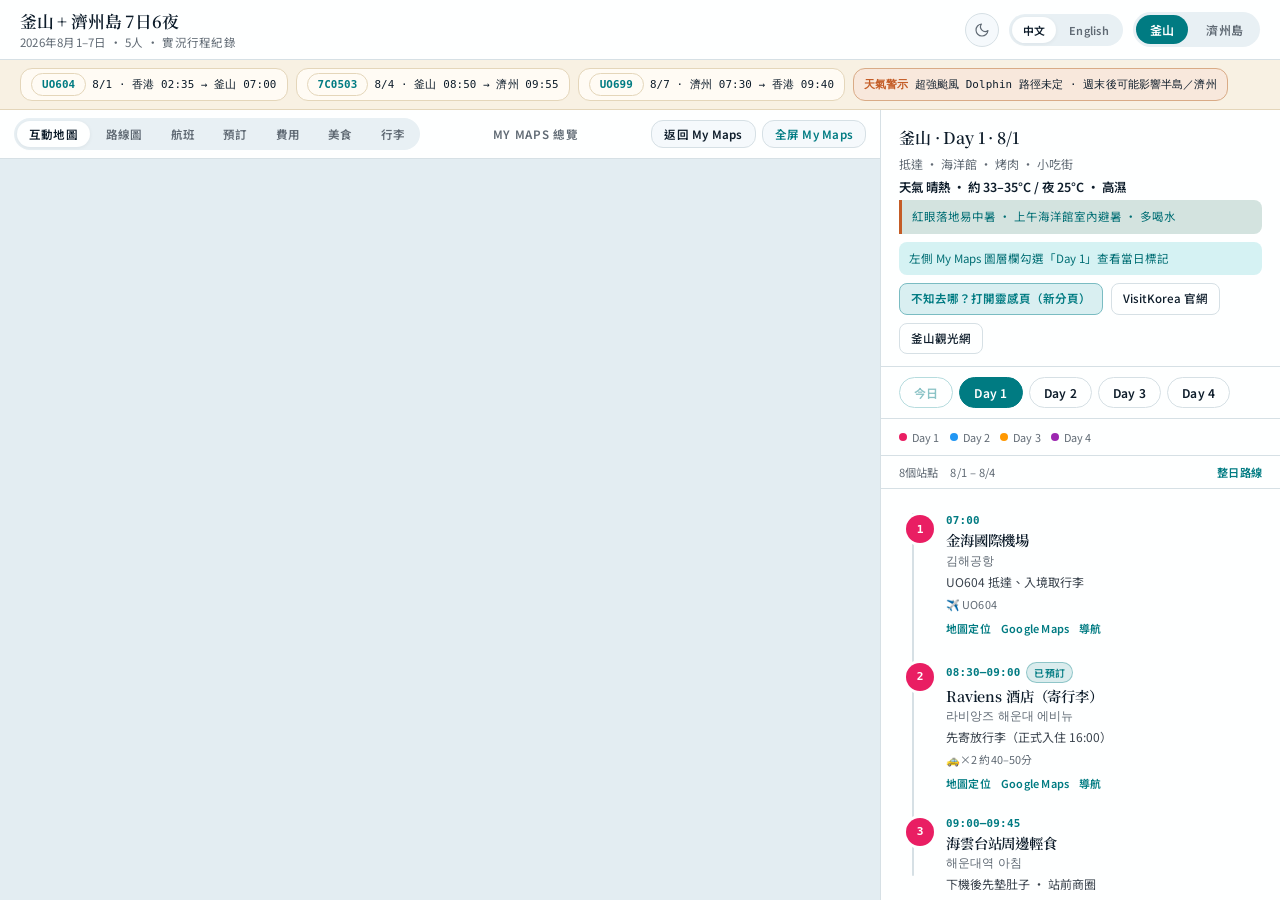
<file: index.html>
<!DOCTYPE html>
<html lang="zh-Hant">
<head>
  <meta charset="UTF-8" />
  <meta name="viewport" content="width=device-width, initial-scale=1" />
  <title>釜山 + 濟州島 2026 · 互動行程地圖</title>
  <link rel="preconnect" href="https://fonts.googleapis.com" />
  <link rel="preconnect" href="https://fonts.gstatic.com" crossorigin />
  <link href="https://fonts.googleapis.com/css2?family=Noto+Sans+TC:wght@400;500;600&family=Noto+Serif+TC:wght@500;600;700&display=swap" rel="stylesheet" />
  <link rel="stylesheet" href="styles.css?v=57" />
  <script>
    (function () {
      try {
        var saved = localStorage.getItem("trip-theme");
        var dark = saved === "dark" || (!saved && window.matchMedia("(prefers-color-scheme: dark)").matches);
        if (dark) document.documentElement.setAttribute("data-theme", "dark");
      } catch (_) {}
    })();
  </script>
  <script src="config.js?v=57"></script>
  <script src="trip-data.js?v=57"></script>
  <script src="flight-data.js?v=57"></script>
  <script src="booking-data.js?v=57"></script>
  <script src="food-data.js?v=57"></script>
  <script src="packing-data.js?v=57"></script>
  <script src="cost-data.js?v=57"></script>
  <script src="weather-data.js?v=57"></script>
  <script src="i18n.js?v=57"></script>
</head>
<body>
  <div id="app">
    <header>
      <div>
        <h1 id="page-title">釜山 + 濟州島 7日6夜</h1>
        <p class="subtitle" id="page-subtitle">2026年8月 · 5人 · 無自駕</p>
      </div>
      <div class="header-actions">
        <button type="button" id="theme-toggle" class="theme-toggle" aria-label="切換深色模式">
          <svg class="icon-moon" viewBox="0 0 24 24" fill="none" stroke="currentColor" stroke-width="1.75" stroke-linecap="round" stroke-linejoin="round" aria-hidden="true"><path d="M21 12.79A9 9 0 1 1 11.21 3 7 7 0 0 0 21 12.79z"/></svg>
        </button>
        <div class="lang-tabs" role="group" aria-label="Language">
          <button type="button" data-lang="zh" class="active">中文</button>
          <button type="button" data-lang="en">English</button>
        </div>
        <div class="region-tabs">
          <button type="button" data-region="busan" class="active">釜山</button>
          <button type="button" data-region="jeju">濟州島</button>
        </div>
      </div>
    </header>

    <div class="flights-bar" id="flights-bar"></div>

    <div class="main">
      <div class="map-wrap">
        <div class="map-toolbar">
          <div class="view-tabs" role="group" id="view-tabs">
            <button type="button" data-view="map" class="active">互動地圖</button>
            <button type="button" data-view="flowchart">路線圖</button>
            <button type="button" data-view="flights">航班</button>
            <button type="button" data-view="bookings">預訂</button>
            <button type="button" data-view="cost">費用</button>
            <button type="button" data-view="food">美食</button>
            <button type="button" data-view="pack">行李</button>
          </div>
          <span class="map-toolbar-label" id="map-mode-label">My Maps 總覽</span>
          <div class="map-toolbar-actions">
            <button type="button" id="map-restore" class="map-btn" hidden>↩ 返回 My Maps</button>
            <a id="map-open-external" class="map-btn map-btn-link" href="#" target="_blank" rel="noopener">↗ 全屏 My Maps</a>
          </div>
        </div>
        <div id="map-panel" class="content-panel active">
          <iframe
            id="map-frame"
            title="行程地圖"
            loading="lazy"
            referrerpolicy="no-referrer-when-downgrade"
            allowfullscreen
          ></iframe>
          <div id="map-focus-badge" class="map-focus-badge" hidden>
            <div class="map-focus-pin" aria-hidden="true"></div>
            <div class="map-focus-text">
              <strong id="map-focus-name"></strong>
              <span id="map-focus-meta"></span>
            </div>
            <a id="map-focus-open" class="map-focus-link" href="#" target="_blank" rel="noopener"></a>
          </div>
          <div id="map-setup" class="map-setup">
            <h3>嵌入 Google My Maps</h3>
            <p class="setup-intro">網站使用 <strong>Google My Maps</strong>（免費，無需 API Key）。請先建立地圖並把連結填入 <code>config.js</code>。</p>
            <p class="setup-kml">匯入檔案：<code>busan-locations.kml</code></p>
            <ol>
              <li>打開 <a href="https://www.google.com/maps/d/" target="_blank" rel="noopener">Google My Maps</a></li>
              <li>建立新地圖 → <strong>匯入</strong> → 上傳對應的 KML</li>
              <li>分享 → 「知道連結的任何人可查看」</li>
              <li>點 <strong>⋮</strong> → 「在地圖上嵌入」→ 複製 <code>src="..."</code> 裡的網址</li>
              <li>貼到 <code>config.js</code> 的 <code>embedUrl</code> / <code>viewUrl</code></li>
              <li><code>git push</code> 重新部署</li>
            </ol>
            <p class="map-setup-note setup-note">完成後刷新此頁，左側會顯示 My Maps，右側為行程列表。</p>
          </div>
        </div>
        <div id="flowchart-panel" class="content-panel">
          <iframe
            id="flowchart-frame"
            title="旅遊路線圖"
            loading="lazy"
            referrerpolicy="no-referrer-when-downgrade"
          ></iframe>
        </div>
        <div id="flights-panel" class="content-panel">
          <div class="flights-scroll" id="flights-content"></div>
        </div>
        <div id="bookings-panel" class="content-panel">
          <div class="flights-scroll" id="bookings-content"></div>
        </div>
        <div id="cost-panel" class="content-panel">
          <div class="flights-scroll" id="cost-content"></div>
        </div>
        <div id="food-panel" class="content-panel">
          <div class="flights-scroll" id="food-content"></div>
        </div>
        <div id="pack-panel" class="content-panel">
          <div class="flights-scroll" id="pack-content"></div>
        </div>
      </div>

      <aside class="sidebar">
        <div class="sidebar-head">
          <h2 id="sidebar-title">釜山 · Day 1</h2>
          <p class="theme" id="sidebar-theme"></p>
          <p class="weather-line" id="sidebar-weather" hidden></p>
          <p class="weather-tip" id="sidebar-weather-tip" hidden></p>
          <p class="day-hint" id="day-hint"></p>
          <div id="region-inspiration-wrap" class="region-inspiration-wrap">
            <button type="button" id="region-inspiration" class="region-inspiration-btn" data-open="guides/busan-ideas.html">不知去哪？打開靈感頁（新分頁）</button>
            <button type="button" id="region-inspiration-alt" class="region-inspiration-btn muted" data-open="https://chinese.visitkorea.or.kr/svc/contents/contentsView.do?vcontsId=111456">VisitKorea 官網</button>
            <button type="button" id="region-inspiration-city" class="region-inspiration-btn muted" data-open="https://www.visitbusan.net/tw/index.do">釜山觀光網</button>
          </div>
        </div>
        <div class="day-tabs" id="day-tabs"></div>
        <div class="plan-tabs" id="plan-tabs" hidden></div>
        <div class="legend" id="legend"></div>
        <div class="stats">
          <span id="stat-stops">0 個站點</span>
          <span id="stat-region"></span>
          <a id="day-directions" href="#" target="_blank" rel="noopener">整日路線</a>
        </div>
        <div class="itinerary" id="itinerary"></div>
      </aside>
    </div>
  </div>

  <script src="app.js?v=57"></script>
</body>
</html>
</file>
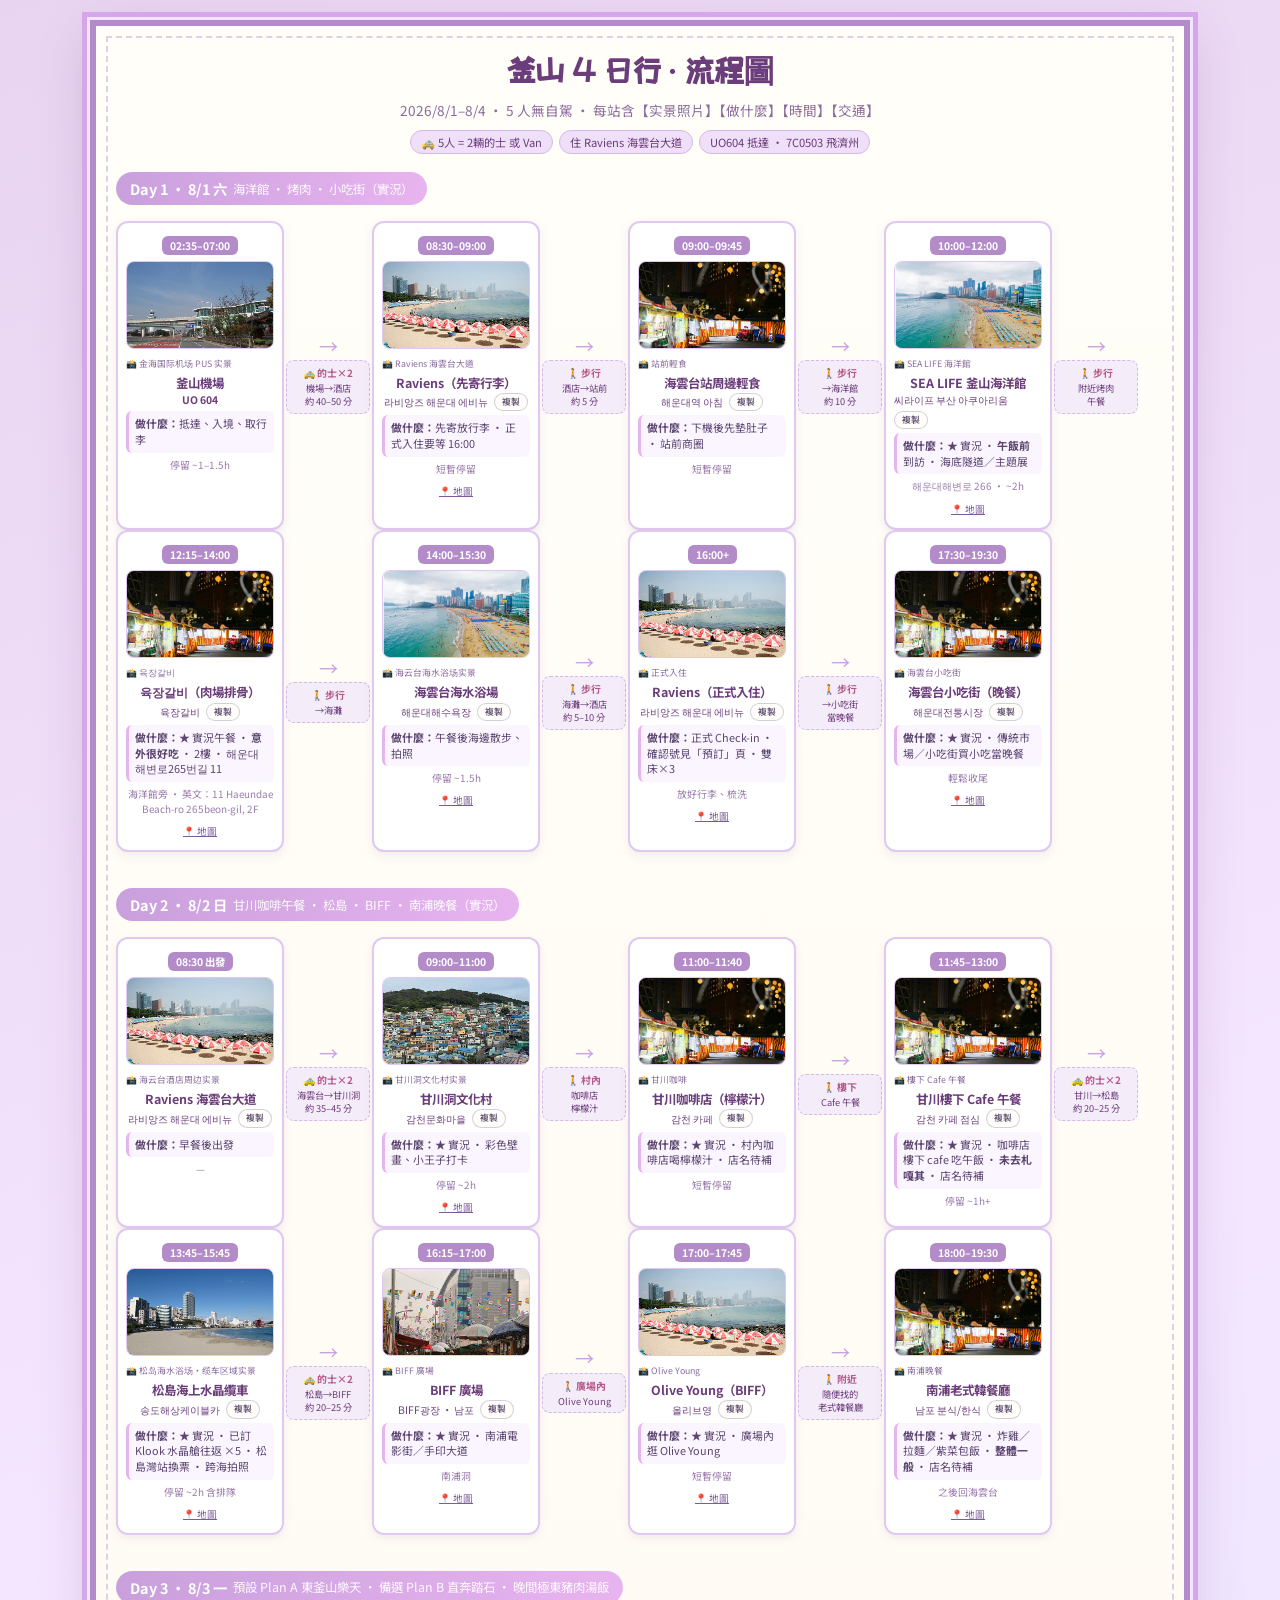
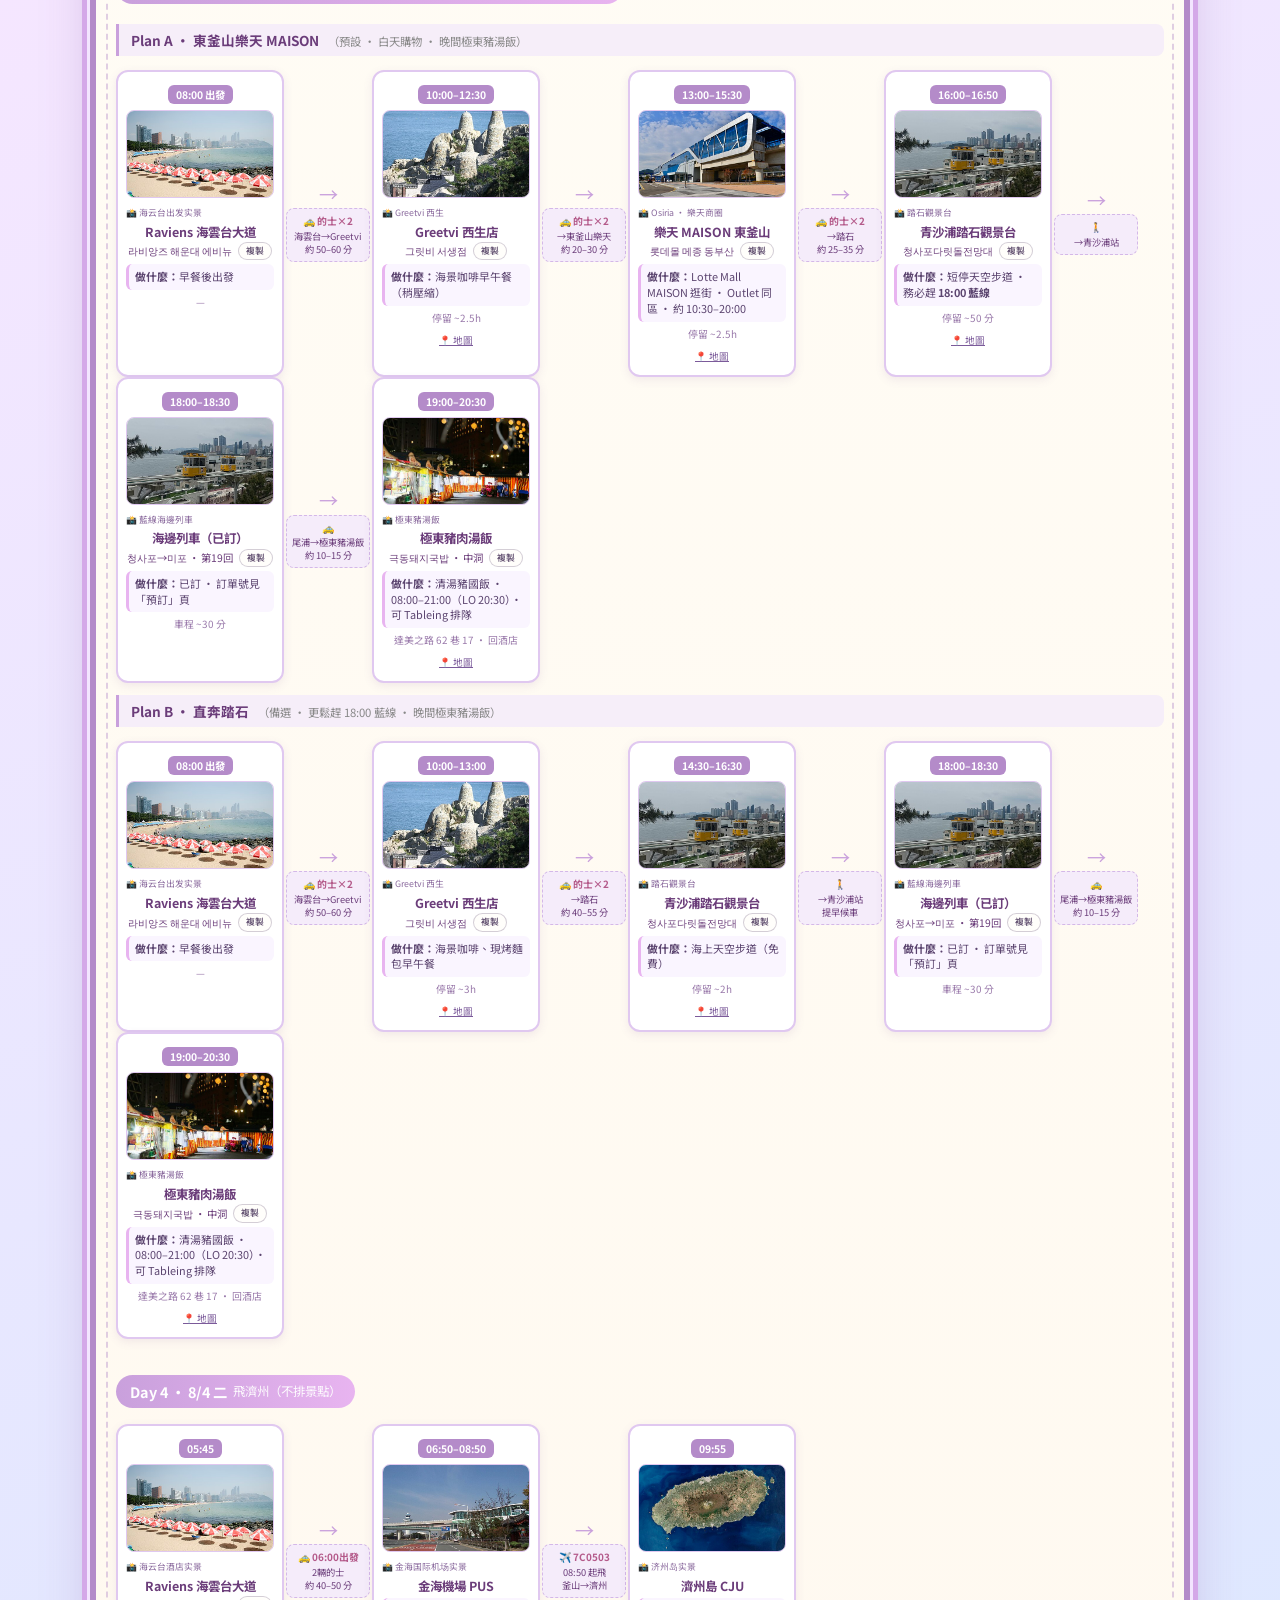
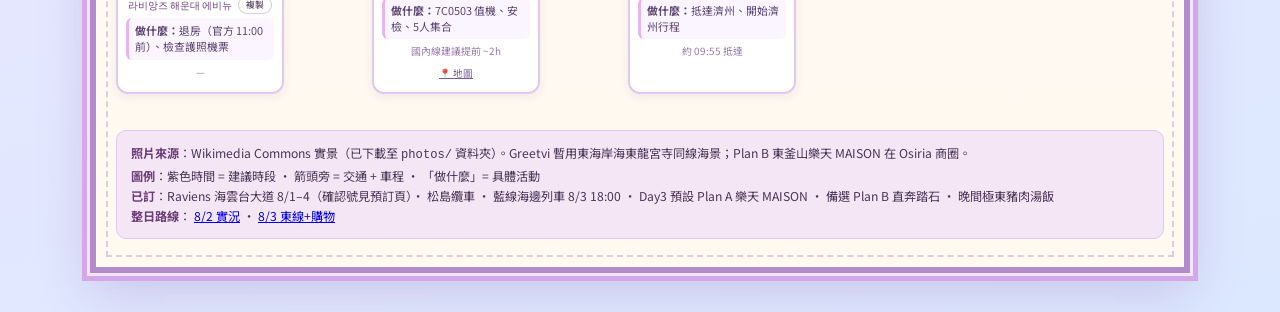
<file: busan-flowchart.html>
<!DOCTYPE html>
<html lang="zh-Hant">
<head>
  <meta charset="UTF-8" />
  <meta name="viewport" content="width=device-width, initial-scale=1" />
  <title>釜山 4 日行程流程圖 · 含時間交通</title>
  <link href="https://fonts.googleapis.com/css2?family=ZCOOL+KuaiLe&family=Noto+Sans+TC:wght@400;500;700&display=swap" rel="stylesheet" />
  <style>
    * { box-sizing: border-box; margin: 0; padding: 0; }
    body {
      min-height: 100vh;
      background: linear-gradient(160deg, #e8d4f0 0%, #f5e6ff 40%, #dce8ff 100%);
      display: flex;
      justify-content: center;
      padding: 20px 12px 40px;
      font-family: "Noto Sans TC", sans-serif;
      color: #4a3555;
    }
    .sheet {
      width: min(1100px, 100%);
      background: linear-gradient(180deg, #fffef8 0%, #fff9f0 100%);
      border: 6px solid #b48bc9;
      box-shadow: 0 0 0 3px #f3e5ff, 0 0 0 8px #d4a8e8, 0 16px 48px rgba(120, 60, 140, 0.22);
      padding: 24px 20px 28px;
      position: relative;
    }
    .sheet::before {
      content: "";
      position: absolute;
      inset: 10px;
      border: 2px dashed rgba(180, 139, 201, 0.4);
      pointer-events: none;
    }
    header { text-align: center; margin-bottom: 18px; position: relative; z-index: 1; }
    h1 {
      font-family: "ZCOOL KuaiLe", cursive;
      font-size: clamp(1.5rem, 4vw, 2rem);
      color: #6b3d7a;
    }
    .subtitle { margin-top: 6px; font-size: 0.85rem; color: #8b6b9e; }
    .badge-row { display: flex; flex-wrap: wrap; justify-content: center; gap: 6px; margin-top: 10px; }
    .badge {
      font-size: 0.7rem;
      padding: 3px 10px;
      border-radius: 999px;
      background: #f0dff8;
      border: 1px solid #d4b8e8;
      color: #6b3d7a;
    }

    .day-block { margin-bottom: 32px; position: relative; z-index: 1; }
    .day-title {
      display: inline-flex;
      flex-wrap: wrap;
      align-items: center;
      gap: 6px;
      background: linear-gradient(90deg, #c9a0dc, #e8b4f0);
      color: #fff;
      font-weight: 700;
      font-size: 0.9rem;
      padding: 6px 14px;
      border-radius: 999px;
      margin-bottom: 12px;
    }
    .day-theme { font-weight: 400; font-size: 0.78rem; opacity: 0.95; }

    .plan-label {
      font-size: 0.85rem;
      font-weight: 700;
      color: #6b3d7a;
      margin: 8px 0 10px;
      padding: 6px 12px;
      background: #f6eef9;
      border-left: 3px solid #c9a0dc;
      border-radius: 0 8px 8px 0;
    }
    .plan-label small {
      font-weight: 400;
      color: #888;
      margin-left: 6px;
    }

    .flow {
      display: flex;
      flex-wrap: wrap;
      align-items: stretch;
      justify-content: flex-start;
      gap: 0;
      padding: 4px 0;
    }

    .node {
      width: 168px;
      flex-shrink: 0;
      background: #fff;
      border: 2px solid #e0c8f0;
      border-radius: 12px;
      padding: 8px 8px 10px;
      text-align: center;
      box-shadow: 0 3px 10px rgba(120, 80, 150, 0.1);
    }
    .time-badge {
      display: inline-block;
      font-size: 0.65rem;
      font-weight: 700;
      color: #fff;
      background: #b48bc9;
      padding: 2px 8px;
      border-radius: 6px;
      margin-bottom: 6px;
    }
    .node-photo {
      width: 100%;
      height: 88px;
      object-fit: cover;
      border-radius: 8px;
      margin-bottom: 4px;
      border: 1px solid #e0c8f0;
      background: #f5ecfa;
    }
    .photo-cap {
      font-size: 0.55rem;
      color: #8b6b9e;
      line-height: 1.35;
      display: block;
      margin-bottom: 5px;
      text-align: left;
    }
    .place {
      font-size: 0.78rem;
      font-weight: 700;
      color: #6b3d7a;
      line-height: 1.3;
    }
    .do {
      font-size: 0.68rem;
      color: #5c4570;
      margin-top: 4px;
      line-height: 1.45;
      text-align: left;
      background: #faf5ff;
      padding: 5px 6px;
      border-radius: 6px;
      border-left: 3px solid #e8b4f0;
    }
    .stay {
      font-size: 0.62rem;
      color: #9a7aab;
      margin-top: 4px;
    }
    .map-link {
      display: inline-block;
      margin-top: 5px;
      font-size: 0.6rem;
      color: #7b5a9a;
      text-decoration: underline;
    }

    .leg {
      width: 88px;
      flex-shrink: 0;
      display: flex;
      flex-direction: column;
      align-items: center;
      justify-content: center;
      padding: 0 2px;
      min-height: 120px;
    }
    .leg-arrow {
      color: #c9a0dc;
      font-size: 1.2rem;
      line-height: 1;
    }
    .leg-box {
      margin-top: 4px;
      font-size: 0.58rem;
      line-height: 1.4;
      text-align: center;
      background: #f5ecfa;
      border: 1px dashed #d4b8e8;
      border-radius: 8px;
      padding: 5px 4px;
      color: #6b3d7a;
      width: 100%;
    }
    .leg-box strong {
      display: block;
      font-size: 0.62rem;
      color: #b45a8a;
      margin-bottom: 2px;
    }

    .note-box {
      margin-top: 16px;
      padding: 12px 14px;
      background: rgba(240, 223, 248, 0.7);
      border-radius: 10px;
      border: 1px solid #e0c8f0;
      font-size: 0.76rem;
      line-height: 1.65;
      position: relative;
      z-index: 1;
    }
    .note-box strong { color: #6b3d7a; }

    @media (max-width: 700px) {
      .flow { flex-direction: column; align-items: center; }
      .leg {
        width: 152px;
        min-height: auto;
        flex-direction: row;
        gap: 8px;
        padding: 8px 0;
      }
      .leg-arrow { transform: rotate(90deg); }
    }
    @media print {
      body { background: #fff; }
      .sheet { box-shadow: none; width: 100%; }
    }
  </style>
</head>
<body>
  <article class="sheet">
    <header>
      <h1>釜山 4 日行 · 流程圖</h1>
      <p class="subtitle">2026/8/1–8/4 · 5 人無自駕 · 每站含【实景照片】【做什麼】【時間】【交通】</p>
      <div class="badge-row">
        <span class="badge">🚕 5人 = 2輛的士 或 Van</span>
        <span class="badge">住 Raviens 海雲台大道</span>
        <span class="badge">UO604 抵達 · 7C0503 飛濟州</span>
      </div>
    </header>

    <!-- DAY 1 -->
    <section class="day-block">
      <div class="day-title">Day 1 · 8/1 六 <span class="day-theme">海洋館 · 烤肉 · 小吃街（實況）</span></div>
      <div class="flow">
        <div class="node">
          <span class="time-badge">02:35–07:00</span>
          <img class="node-photo" src="photos/01-airport.jpg" alt="金海国际机场 PUS 实景" />
          <span class="photo-cap">📸 金海国际机场 PUS 实景</span>
          <div class="place">釜山機場<br/><small>UO 604</small></div>
          <div class="do"><strong>做什麼：</strong>抵達、入境、取行李</div>
          <div class="stay">停留 ~1–1.5h</div>
        </div>
        <div class="leg">
          <span class="leg-arrow">→</span>
          <div class="leg-box"><strong>🚕 的士×2</strong>機場→酒店<br/>約 40–50 分</div>
        </div>
        <div class="node">
          <span class="time-badge">08:30–09:00</span>
          <img class="node-photo" src="photos/02-hotel.jpg" alt="Raviens 海云台大道" />
          <span class="photo-cap">📸 Raviens 海雲台大道</span>
          <div class="place">Raviens（先寄行李）<br/><small>라비앙즈 해운대 에비뉴</small></div>
          <div class="do"><strong>做什麼：</strong>先寄放行李 · 正式入住要等 16:00</div>
          <div class="stay">短暫停留</div>
          <a class="map-link" href="https://www.google.com/maps/search/?api=1&query=35.16161,129.15833">📍 地圖</a>
        </div>
        <div class="leg">
          <span class="leg-arrow">→</span>
          <div class="leg-box"><strong>🚶 步行</strong>酒店→站前<br/>約 5 分</div>
        </div>
        <div class="node">
          <span class="time-badge">09:00–09:45</span>
          <img class="node-photo" src="photos/09-food.jpg" alt="海云台轻食" />
          <span class="photo-cap">📸 站前輕食</span>
          <div class="place">海雲台站周邊輕食<br/><small>해운대역 아침</small></div>
          <div class="do"><strong>做什麼：</strong>下機後先墊肚子 · 站前商圈</div>
          <div class="stay">短暫停留</div>
        </div>
        <div class="leg">
          <span class="leg-arrow">→</span>
          <div class="leg-box"><strong>🚶 步行</strong>→海洋館<br/>約 10 分</div>
        </div>
        <div class="node">
          <span class="time-badge">10:00–12:00</span>
          <img class="node-photo" src="photos/02-haeundae-beach.jpg" alt="SEA LIFE 釜山海洋館" />
          <span class="photo-cap">📸 SEA LIFE 海洋館</span>
          <div class="place">SEA LIFE 釜山海洋館<br/><small>씨라이프 부산 아쿠아리움</small></div>
          <div class="do"><strong>做什麼：</strong>★ 實況 · <strong>午飯前</strong>到訪 · 海底隧道／主題展</div>
          <div class="stay">해운대해변로 266 · ~2h</div>
          <a class="map-link" href="https://www.google.com/maps/search/?api=1&query=씨라이프+부산+아쿠아리움">📍 地圖</a>
        </div>
        <div class="leg">
          <span class="leg-arrow">→</span>
          <div class="leg-box"><strong>🚶 步行</strong>附近烤肉<br/>午餐</div>
        </div>
        <div class="node">
          <span class="time-badge">12:15–14:00</span>
          <img class="node-photo" src="photos/09-food.jpg" alt="육장갈비" />
          <span class="photo-cap">📸 육장갈비</span>
          <div class="place">육장갈비（肉場排骨）<br/><small>육장갈비</small></div>
          <div class="do"><strong>做什麼：</strong>★ 實況午餐 · <strong>意外很好吃</strong> · 2樓 · 해운대해변로265번길 11</div>
          <div class="stay">海洋館旁 · 英文：11 Haeundae Beach-ro 265beon-gil, 2F</div>
          <a class="map-link" href="https://www.google.com/maps/search/?api=1&query=육장갈비+해운대해변로265번길+11">📍 地圖</a>
        </div>
        <div class="leg">
          <span class="leg-arrow">→</span>
          <div class="leg-box"><strong>🚶 步行</strong>→海灘</div>
        </div>
        <div class="node">
          <span class="time-badge">14:00–15:30</span>
          <img class="node-photo" src="photos/02-haeundae-beach.jpg" alt="海云台海水浴场实景" />
          <span class="photo-cap">📸 海云台海水浴场实景</span>
          <div class="place">海雲台海水浴場<br/><small>해운대해수욕장</small></div>
          <div class="do"><strong>做什麼：</strong>午餐後海邊散步、拍照</div>
          <div class="stay">停留 ~1.5h</div>
          <a class="map-link" href="https://www.google.com/maps/place/Haeundae+Beach" target="_blank" rel="noopener">📍 地圖</a>
        </div>
        <div class="leg">
          <span class="leg-arrow">→</span>
          <div class="leg-box"><strong>🚶 步行</strong>海灘→酒店<br/>約 5–10 分</div>
        </div>
        <div class="node">
          <span class="time-badge">16:00+</span>
          <img class="node-photo" src="photos/02-hotel.jpg" alt="Raviens 正式入住" />
          <span class="photo-cap">📸 正式入住</span>
          <div class="place">Raviens（正式入住）<br/><small>라비앙즈 해운대 에비뉴</small></div>
          <div class="do"><strong>做什麼：</strong>正式 Check-in · 確認號見「預訂」頁 · 雙床×3</div>
          <div class="stay">放好行李、梳洗</div>
          <a class="map-link" href="https://www.google.com/maps/search/?api=1&query=35.16161,129.15833">📍 地圖</a>
        </div>
        <div class="leg">
          <span class="leg-arrow">→</span>
          <div class="leg-box"><strong>🚶 步行</strong>→小吃街<br/>當晚餐</div>
        </div>
        <div class="node">
          <span class="time-badge">17:30–19:30</span>
          <img class="node-photo" src="photos/09-food.jpg" alt="海云台小吃街" />
          <span class="photo-cap">📸 海雲台小吃街</span>
          <div class="place">海雲台小吃街（晚餐）<br/><small>해운대전통시장</small></div>
          <div class="do"><strong>做什麼：</strong>★ 實況 · 傳統市場／小吃街買小吃當晚餐</div>
          <div class="stay">輕鬆收尾</div>
          <a class="map-link" href="https://www.google.com/maps/place/Haeundae+Traditional+Market">📍 地圖</a>
        </div>
      </div>
    </section>

    <!-- DAY 2 -->
    <section class="day-block">
      <div class="day-title">Day 2 · 8/2 日 <span class="day-theme">甘川咖啡午餐 · 松島 · BIFF · 南浦晚餐（實況）</span></div>
      <div class="flow">
        <div class="node">
          <span class="time-badge">08:30 出發</span>
          <img class="node-photo" src="photos/02-hotel.jpg" alt="海云台酒店周边实景" />
          <span class="photo-cap">📸 海云台酒店周边实景</span>
          <div class="place">Raviens 海雲台大道<br/><small>라비앙즈 해운대 에비뉴</small></div>
          <div class="do"><strong>做什麼：</strong>早餐後出發</div>
          <div class="stay">—</div>
        </div>
        <div class="leg">
          <span class="leg-arrow">→</span>
          <div class="leg-box"><strong>🚕 的士×2</strong>海雲台→甘川洞<br/>約 35–45 分</div>
        </div>
        <div class="node">
          <span class="time-badge">09:00–11:00</span>
          <img class="node-photo" src="photos/03-gamcheon.jpg" alt="甘川洞文化村实景" />
          <span class="photo-cap">📸 甘川洞文化村实景</span>
          <div class="place">甘川洞文化村<br/><small>감천문화마을</small></div>
          <div class="do"><strong>做什麼：</strong>★ 實況 · 彩色壁畫、小王子打卡</div>
          <div class="stay">停留 ~2h</div>
          <a class="map-link" href="https://www.google.com/maps/place/Gamcheon+Culture+Village">📍 地圖</a>
        </div>
        <div class="leg">
          <span class="leg-arrow">→</span>
          <div class="leg-box"><strong>🚶 村內</strong>咖啡店<br/>檸檬汁</div>
        </div>
        <div class="node">
          <span class="time-badge">11:00–11:40</span>
          <img class="node-photo" src="photos/09-food.jpg" alt="甘川咖啡" />
          <span class="photo-cap">📸 甘川咖啡</span>
          <div class="place">甘川咖啡店（檸檬汁）<br/><small>감천 카페</small></div>
          <div class="do"><strong>做什麼：</strong>★ 實況 · 村內咖啡店喝檸檬汁 · 店名待補</div>
          <div class="stay">短暫停留</div>
        </div>
        <div class="leg">
          <span class="leg-arrow">→</span>
          <div class="leg-box"><strong>🚶 樓下</strong>Cafe 午餐</div>
        </div>
        <div class="node">
          <span class="time-badge">11:45–13:00</span>
          <img class="node-photo" src="photos/09-food.jpg" alt="甘川楼下午餐" />
          <span class="photo-cap">📸 樓下 Cafe 午餐</span>
          <div class="place">甘川樓下 Cafe 午餐<br/><small>감천 카페 점심</small></div>
          <div class="do"><strong>做什麼：</strong>★ 實況 · 咖啡店樓下 cafe 吃午飯 · <strong>未去札嘎其</strong> · 店名待補</div>
          <div class="stay">停留 ~1h+</div>
        </div>
        <div class="leg">
          <span class="leg-arrow">→</span>
          <div class="leg-box"><strong>🚕 的士×2</strong>甘川→松島<br/>約 20–25 分</div>
        </div>
        <div class="node">
          <span class="time-badge">13:45–15:45</span>
          <img class="node-photo" src="photos/05-songdo.jpg" alt="松岛海水浴场·缆车区域实景" />
          <span class="photo-cap">📸 松岛海水浴场·缆车区域实景</span>
          <div class="place">松島海上水晶纜車<br/><small>송도해상케이블카</small></div>
          <div class="do"><strong>做什麼：</strong>★ 實況 · 已訂 Klook 水晶艙往返 ×5 · 松島灣站換票 · 跨海拍照</div>
          <div class="stay">停留 ~2h 含排隊</div>
          <a class="map-link" href="https://www.google.com/maps/place/Songdo+Marine+Cable+Car">📍 地圖</a>
        </div>
        <div class="leg">
          <span class="leg-arrow">→</span>
          <div class="leg-box"><strong>🚕 的士×2</strong>松島→BIFF<br/>約 20–25 分</div>
        </div>
        <div class="node">
          <span class="time-badge">16:15–17:00</span>
          <img class="node-photo" src="photos/04-jagalchi.jpg" alt="BIFF广场" />
          <span class="photo-cap">📸 BIFF 廣場</span>
          <div class="place">BIFF 廣場<br/><small>BIFF광장 · 남포</small></div>
          <div class="do"><strong>做什麼：</strong>★ 實況 · 南浦電影街／手印大道</div>
          <div class="stay">南浦洞</div>
          <a class="map-link" href="https://www.google.com/maps/search/?api=1&query=BIFF광장+남포동">📍 地圖</a>
        </div>
        <div class="leg">
          <span class="leg-arrow">→</span>
          <div class="leg-box"><strong>🚶 廣場內</strong>Olive Young</div>
        </div>
        <div class="node">
          <span class="time-badge">17:00–17:45</span>
          <img class="node-photo" src="photos/02-haeundae.jpg" alt="Olive Young" />
          <span class="photo-cap">📸 Olive Young</span>
          <div class="place">Olive Young（BIFF）<br/><small>올리브영</small></div>
          <div class="do"><strong>做什麼：</strong>★ 實況 · 廣場內逛 Olive Young</div>
          <div class="stay">短暫停留</div>
          <a class="map-link" href="https://www.google.com/maps/search/?api=1&query=올리브영+BIFF광장+남포">📍 地圖</a>
        </div>
        <div class="leg">
          <span class="leg-arrow">→</span>
          <div class="leg-box"><strong>🚶 附近</strong>隨便找的<br/>老式韓餐廳</div>
        </div>
        <div class="node">
          <span class="time-badge">18:00–19:30</span>
          <img class="node-photo" src="photos/09-food.jpg" alt="南浦晚餐" />
          <span class="photo-cap">📸 南浦晚餐</span>
          <div class="place">南浦老式韓餐廳<br/><small>남포 분식/한식</small></div>
          <div class="do"><strong>做什麼：</strong>★ 實況 · 炸雞／拉麵／紫菜包飯 · <strong>整體一般</strong> · 店名待補</div>
          <div class="stay">之後回海雲台</div>
          <a class="map-link" href="https://www.google.com/maps/search/?api=1&query=남포동+분식">📍 地圖</a>
        </div>
      </div>
    </section>

    <!-- DAY 3 -->
    <section class="day-block">
      <div class="day-title">Day 3 · 8/3 一 <span class="day-theme">預設 Plan A 東釜山樂天 · 備選 Plan B 直奔踏石 · 晚間極東豬肉湯飯</span></div>

      <div class="plan-label">Plan A · 東釜山樂天 MAISON <small>（預設 · 白天購物 · 晚間極東豬湯飯）</small></div>
      <div class="flow">
        <div class="node">
          <span class="time-badge">08:00 出發</span>
          <img class="node-photo" src="photos/02-hotel.jpg" alt="海云台出发实景" />
          <span class="photo-cap">📸 海云台出发实景</span>
          <div class="place">Raviens 海雲台大道<br/><small>라비앙즈 해운대 에비뉴</small></div>
          <div class="do"><strong>做什麼：</strong>早餐後出發</div>
          <div class="stay">—</div>
        </div>
        <div class="leg">
          <span class="leg-arrow">→</span>
          <div class="leg-box"><strong>🚕 的士×2</strong>海雲台→Greetvi<br/>約 50–60 分</div>
        </div>
        <div class="node">
          <span class="time-badge">10:00–12:30</span>
          <img class="node-photo" src="photos/10-greetvi.jpg" alt="Greetvi" />
          <span class="photo-cap">📸 Greetvi 西生</span>
          <div class="place">Greetvi 西生店<br/><small>그릿비 서생점</small></div>
          <div class="do"><strong>做什麼：</strong>海景咖啡早午餐（稍壓縮）</div>
          <div class="stay">停留 ~2.5h</div>
          <a class="map-link" href="https://www.google.com/maps/place/GREETVI">📍 地圖</a>
        </div>
        <div class="leg">
          <span class="leg-arrow">→</span>
          <div class="leg-box"><strong>🚕 的士×2</strong>→東釜山樂天<br/>約 20–30 分</div>
        </div>
        <div class="node">
          <span class="time-badge">13:00–15:30</span>
          <img class="node-photo" src="photos/11-luge.jpg" alt="Osiria 东釜山商圈" />
          <span class="photo-cap">📸 Osiria · 樂天商圈</span>
          <div class="place">樂天 MAISON 東釜山<br/><small>롯데몰 메종 동부산</small></div>
          <div class="do"><strong>做什麼：</strong>Lotte Mall MAISON 逛街 · Outlet 同區 · 約 10:30–20:00</div>
          <div class="stay">停留 ~2.5h</div>
          <a class="map-link" href="https://maps.app.goo.gl/9BY7U1gu7pT5qs6QA">📍 地圖</a>
        </div>
        <div class="leg">
          <span class="leg-arrow">→</span>
          <div class="leg-box"><strong>🚕 的士×2</strong>→踏石<br/>約 25–35 分</div>
        </div>
        <div class="node">
          <span class="time-badge">16:00–16:50</span>
          <img class="node-photo" src="photos/08-cheongsapo.jpg" alt="青沙浦踏石观景台" />
          <span class="photo-cap">📸 踏石觀景台</span>
          <div class="place">青沙浦踏石觀景台<br/><small>청사포다릿돌전망대</small></div>
          <div class="do"><strong>做什麼：</strong>短停天空步道 · 務必趕 <strong>18:00 藍線</strong></div>
          <div class="stay">停留 ~50 分</div>
          <a class="map-link" href="https://www.google.com/maps/place/Cheongsapo+Daritdol+Observatory">📍 地圖</a>
        </div>
        <div class="leg">
          <span class="leg-arrow">→</span>
          <div class="leg-box"><strong>🚶</strong>→青沙浦站</div>
        </div>
        <div class="node">
          <span class="time-badge">18:00–18:30</span>
          <img class="node-photo" src="photos/07-capsule.jpg" alt="蓝线海边列车" />
          <span class="photo-cap">📸 藍線海邊列車</span>
          <div class="place">海邊列車（已訂）<br/><small>청사포→미포 · 第19回</small></div>
          <div class="do"><strong>做什麼：</strong>已訂 · 訂單號見「預訂」頁</div>
          <div class="stay">車程 ~30 分</div>
        </div>
        <div class="leg">
          <span class="leg-arrow">→</span>
          <div class="leg-box"><strong>🚕</strong>尾浦→極東豬湯飯<br/>約 10–15 分</div>
        </div>
        <div class="node">
          <span class="time-badge">19:00–20:30</span>
          <img class="node-photo" src="photos/09-food.jpg" alt="極東豬肉湯飯" />
          <span class="photo-cap">📸 極東豬湯飯</span>
          <div class="place">極東豬肉湯飯<br/><small>극동돼지국밥 · 中洞</small></div>
          <div class="do"><strong>做什麼：</strong>清湯豬國飯 · 08:00–21:00（LO 20:30）· 可 Tableing 排隊</div>
          <div class="stay">達美之路 62 巷 17 · 回酒店</div>
          <a class="map-link" href="https://www.google.com/maps/search/?api=1&query=극동돼지국밥+달맞이길62번길+17">📍 地圖</a>
        </div>
      </div>
      <div class="plan-label">Plan B · 直奔踏石 <small>（備選 · 更鬆趕 18:00 藍線 · 晚間極東豬湯飯）</small></div>
      <div class="flow">
        <div class="node">
          <span class="time-badge">08:00 出發</span>
          <img class="node-photo" src="photos/02-hotel.jpg" alt="海云台出发实景" />
          <span class="photo-cap">📸 海云台出发实景</span>
          <div class="place">Raviens 海雲台大道<br/><small>라비앙즈 해운대 에비뉴</small></div>
          <div class="do"><strong>做什麼：</strong>早餐後出發</div>
          <div class="stay">—</div>
        </div>
        <div class="leg">
          <span class="leg-arrow">→</span>
          <div class="leg-box"><strong>🚕 的士×2</strong>海雲台→Greetvi<br/>約 50–60 分</div>
        </div>
        <div class="node">
          <span class="time-badge">10:00–13:00</span>
          <img class="node-photo" src="photos/10-greetvi.jpg" alt="Greetvi" />
          <span class="photo-cap">📸 Greetvi 西生</span>
          <div class="place">Greetvi 西生店<br/><small>그릿비 서생점</small></div>
          <div class="do"><strong>做什麼：</strong>海景咖啡、現烤麵包早午餐</div>
          <div class="stay">停留 ~3h</div>
          <a class="map-link" href="https://www.google.com/maps/place/GREETVI">📍 地圖</a>
        </div>
        <div class="leg">
          <span class="leg-arrow">→</span>
          <div class="leg-box"><strong>🚕 的士×2</strong>→踏石<br/>約 40–55 分</div>
        </div>
        <div class="node">
          <span class="time-badge">14:30–16:30</span>
          <img class="node-photo" src="photos/08-cheongsapo.jpg" alt="青沙浦踏石观景台" />
          <span class="photo-cap">📸 踏石觀景台</span>
          <div class="place">青沙浦踏石觀景台<br/><small>청사포다릿돌전망대</small></div>
          <div class="do"><strong>做什麼：</strong>海上天空步道（免費）</div>
          <div class="stay">停留 ~2h</div>
          <a class="map-link" href="https://www.google.com/maps/place/Cheongsapo+Daritdol+Observatory">📍 地圖</a>
        </div>
        <div class="leg">
          <span class="leg-arrow">→</span>
          <div class="leg-box"><strong>🚶</strong>→青沙浦站<br/>提早候車</div>
        </div>
        <div class="node">
          <span class="time-badge">18:00–18:30</span>
          <img class="node-photo" src="photos/07-capsule.jpg" alt="蓝线海边列车" />
          <span class="photo-cap">📸 藍線海邊列車</span>
          <div class="place">海邊列車（已訂）<br/><small>청사포→미포 · 第19回</small></div>
          <div class="do"><strong>做什麼：</strong>已訂 · 訂單號見「預訂」頁</div>
          <div class="stay">車程 ~30 分</div>
        </div>
        <div class="leg">
          <span class="leg-arrow">→</span>
          <div class="leg-box"><strong>🚕</strong>尾浦→極東豬湯飯<br/>約 10–15 分</div>
        </div>
        <div class="node">
          <span class="time-badge">19:00–20:30</span>
          <img class="node-photo" src="photos/09-food.jpg" alt="極東豬肉湯飯" />
          <span class="photo-cap">📸 極東豬湯飯</span>
          <div class="place">極東豬肉湯飯<br/><small>극동돼지국밥 · 中洞</small></div>
          <div class="do"><strong>做什麼：</strong>清湯豬國飯 · 08:00–21:00（LO 20:30）· 可 Tableing 排隊</div>
          <div class="stay">達美之路 62 巷 17 · 回酒店</div>
          <a class="map-link" href="https://www.google.com/maps/search/?api=1&query=극동돼지국밥+달맞이길62번길+17">📍 地圖</a>
        </div>
      </div>

    </section>

    <!-- DAY 4 -->
    <section class="day-block">
      <div class="day-title">Day 4 · 8/4 二 <span class="day-theme">飛濟州（不排景點）</span></div>
      <div class="flow">
        <div class="node">
          <span class="time-badge">05:45</span>          <img class="node-photo" src="photos/02-hotel.jpg" alt="海云台酒店实景" />
          <span class="photo-cap">📸 海云台酒店实景</span>
          <div class="place">Raviens 海雲台大道<br/><small>라비앙즈 해운대 에비뉴</small></div>
          <div class="do"><strong>做什麼：</strong>退房（官方 11:00 前）、檢查護照機票</div>
          <div class="stay">—</div>
        </div>
        <div class="leg">
          <span class="leg-arrow">→</span>
          <div class="leg-box"><strong>🚕 06:00出發</strong>2輛的士<br/>約 40–50 分</div>
        </div>
        <div class="node">
          <span class="time-badge">06:50–08:50</span>          <img class="node-photo" src="photos/01-airport.jpg" alt="金海国际机场实景" />
          <span class="photo-cap">📸 金海国际机场实景</span>
          <div class="place">金海機場 PUS</div>
          <div class="do"><strong>做什麼：</strong>7C0503 值機、安檢、5人集合</div>
          <div class="stay">國內線建議提前 ~2h</div>
          <a class="map-link" href="https://www.google.com/maps/place/Gimhae+International+Airport">📍 地圖</a>
        </div>
        <div class="leg">
          <span class="leg-arrow">→</span>
          <div class="leg-box"><strong>✈️ 7C0503</strong>08:50 起飛<br/>釜山→濟州</div>
        </div>
        <div class="node">
          <span class="time-badge">09:55</span>          <img class="node-photo" src="photos/12-jeju.jpg" alt="济州岛实景" />
          <span class="photo-cap">📸 济州岛实景</span>
          <div class="place">濟州島 CJU</div>
          <div class="do"><strong>做什麼：</strong>抵達濟州、開始濟州行程</div>
          <div class="stay">約 09:55 抵達</div>
        </div>
      </div>
    </section>

    <div class="note-box">
      <strong>照片來源</strong>：Wikimedia Commons 實景（已下載至 <code>photos/</code> 資料夾）。Greetvi 暫用東海岸海東龍宮寺同線海景；Plan B 東釜山樂天 MAISON 在 Osiria 商圈。<br/>
      <strong>圖例</strong>：紫色時間 = 建議時段 · 箭頭旁 = 交通 + 車程 · 「做什麼」= 具體活動<br/>
      <strong>已訂</strong>：Raviens 海雲台大道 8/1–4（確認號見預訂頁）· 松島纜車 · 藍線海邊列車 8/3 18:00 · Day3 預設 Plan A 樂天 MAISON · 備選 Plan B 直奔踏石 · 晚間極東豬肉湯飯<br/>
      <strong>整日路線</strong>：
      <a href="https://www.google.com/maps/dir/Gamcheon+Culture+Village,+Busan/Songdo+Marine+Cable+Car,+Busan/BIFF+Square,+Nampo-dong,+Busan/Haeundae+Beach,+Busan">8/2 實況</a> ·
      <a href="https://www.google.com/maps/dir/Haeundae+Station,+Busan/GREETVI,+Seosaeng-myeon,+Ulsan/Lotte+Mall+Dong+Busan,+147+Gijanghaean-ro,+Busan/Cheongsapo+Daritdol+Observatory,+167+Cheongsapo-ro,+Busan/Cheongsapo+Station,+Blueline+Park,+Busan/Mipo+Station,+Blueline+Park,+Busan/Haeundae+Beach,+Busan">8/3 東線+購物</a>
    </div>
  </article>
  <script src="flowchart-ko-copy.js?v=57"></script>
</body>
</html>
</file>
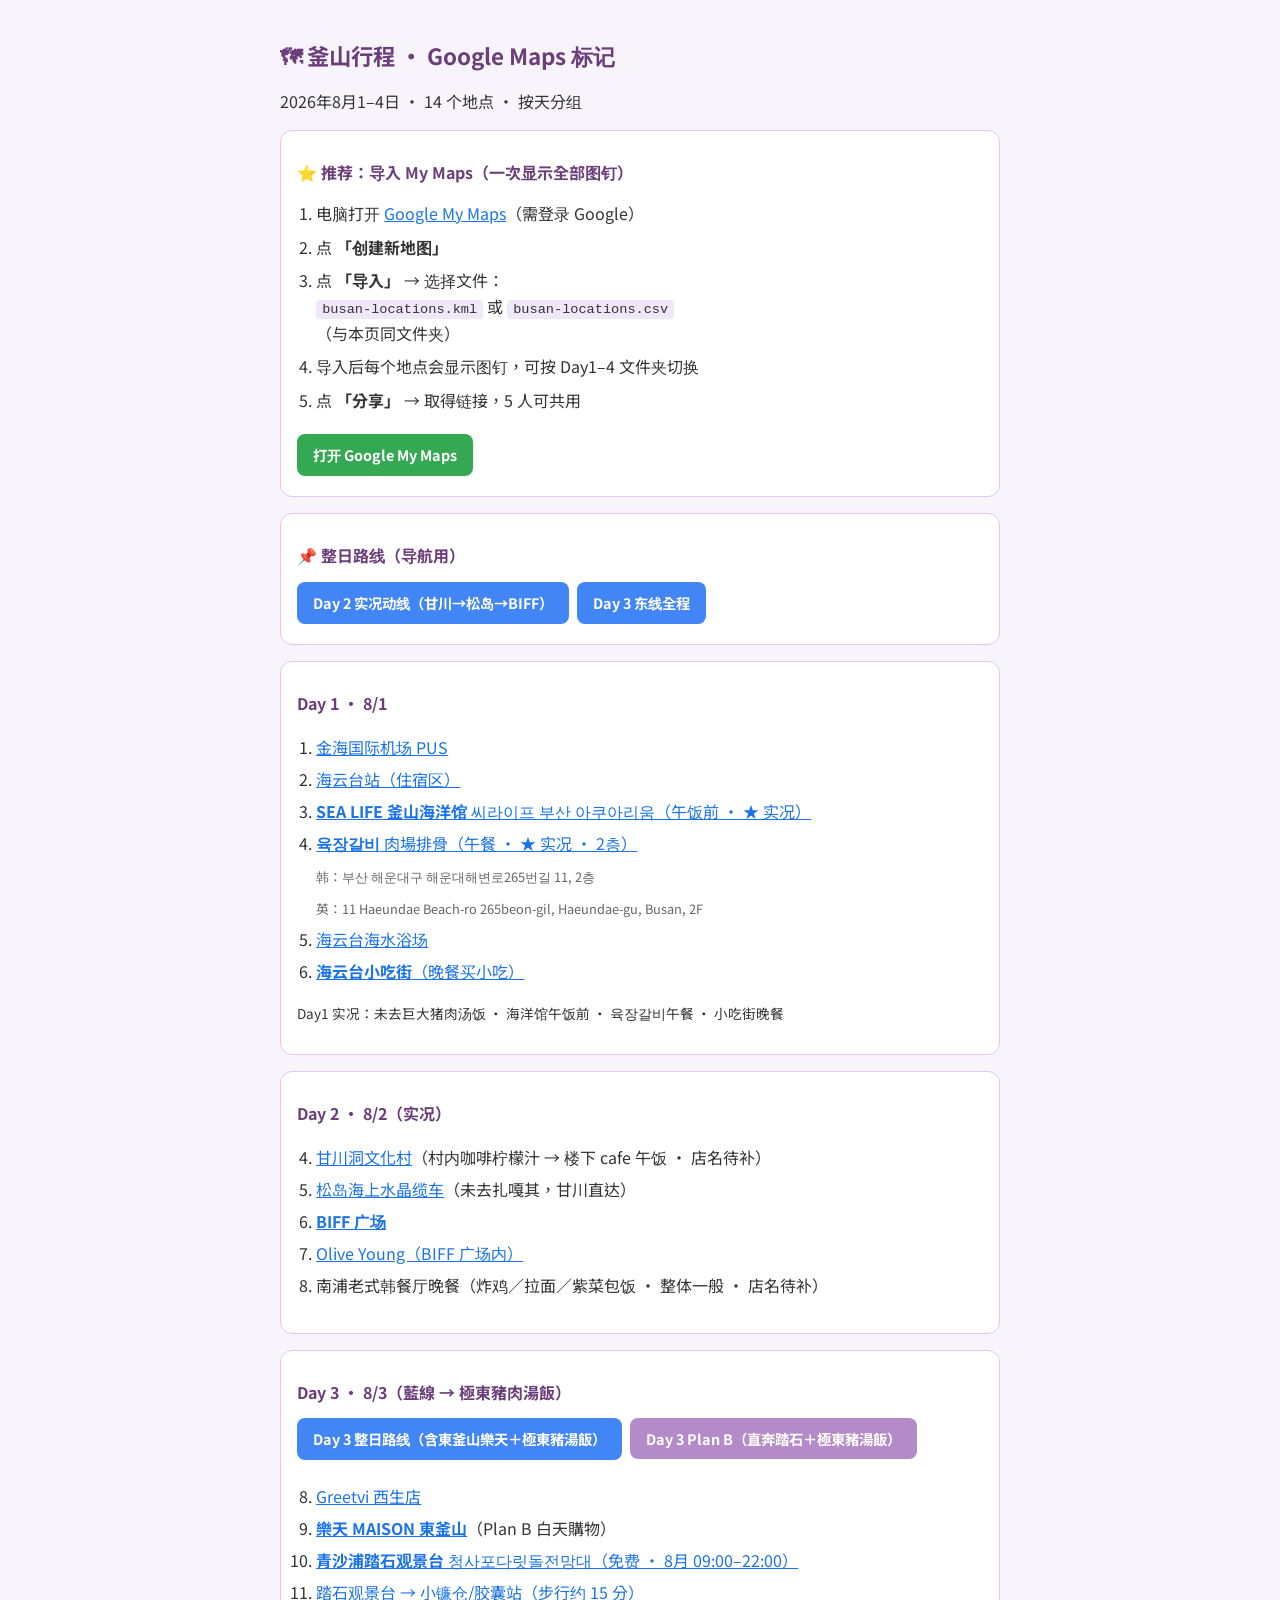
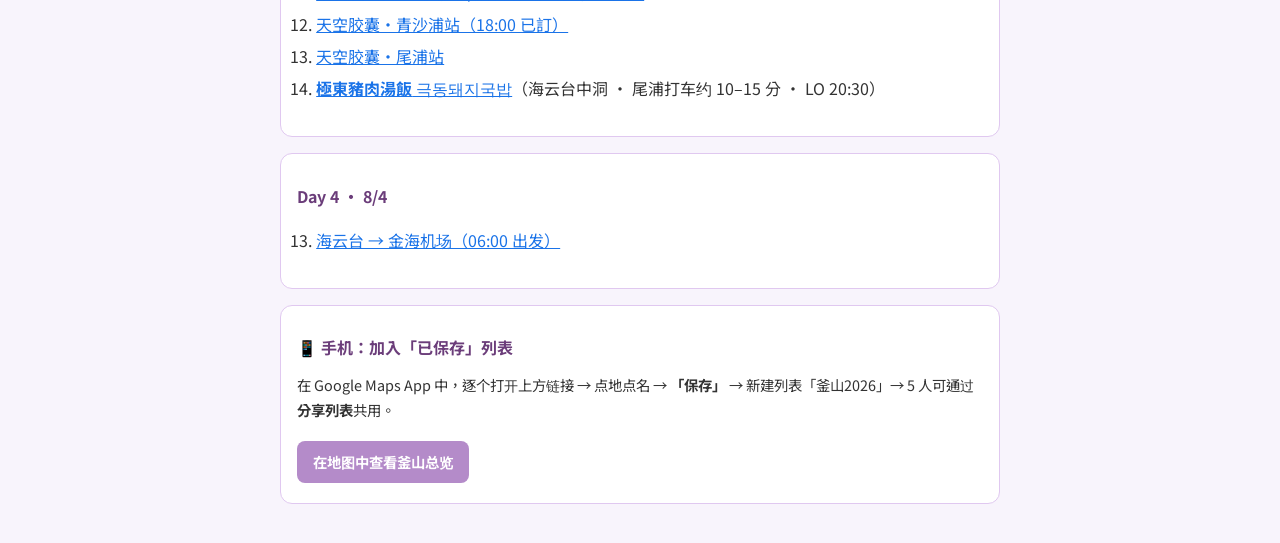
<file: google-maps-links.html>
<!DOCTYPE html>
<html lang="zh-Hant">
<head>
  <meta charset="UTF-8" />
  <meta name="viewport" content="width=device-width, initial-scale=1" />
  <title>釜山行程 · Google Maps 全部标记</title>
  <link href="https://fonts.googleapis.com/css2?family=Noto+Sans+TC:wght@400;700&display=swap" rel="stylesheet" />
  <style>
    body { font-family: "Noto Sans TC", sans-serif; max-width: 720px; margin: 0 auto; padding: 24px 16px; background: #f8f4fc; color: #333; }
    h1 { color: #6b3d7a; font-size: 1.4rem; }
    .card { background: #fff; border-radius: 12px; padding: 16px; margin: 16px 0; border: 1px solid #e0c8f0; }
    .card h2 { font-size: 1rem; color: #6b3d7a; margin-bottom: 10px; }
    a.btn { display: inline-block; background: #4285f4; color: #fff; text-decoration: none; padding: 10px 16px; border-radius: 8px; font-weight: 700; margin: 4px 4px 4px 0; font-size: 0.9rem; }
    a.btn.green { background: #34a853; }
    a.btn.secondary { background: #b48bc9; }
    ol { padding-left: 1.2rem; line-height: 2; }
    ol a { color: #1a73e8; }
    code { background: #f0e8f8; padding: 2px 6px; border-radius: 4px; font-size: 0.85rem; }
    .steps li { margin-bottom: 8px; line-height: 1.6; }
  </style>
</head>
<body>
  <h1>🗺 釜山行程 · Google Maps 标记</h1>
  <p>2026年8月1–4日 · 14 个地点 · 按天分组</p>

  <div class="card">
    <h2>⭐ 推荐：导入 My Maps（一次显示全部图钉）</h2>
    <ol class="steps">
      <li>电脑打开 <a href="https://www.google.com/maps/d/" target="_blank">Google My Maps</a>（需登录 Google）</li>
      <li>点 <strong>「创建新地图」</strong></li>
      <li>点 <strong>「导入」</strong> → 选择文件：<br/><code>busan-locations.kml</code> 或 <code>busan-locations.csv</code><br/>（与本页同文件夹）</li>
      <li>导入后每个地点会显示图钉，可按 Day1–4 文件夹切换</li>
      <li>点 <strong>「分享」</strong> → 取得链接，5 人可共用</li>
    </ol>
    <a class="btn green" href="https://www.google.com/maps/d/" target="_blank">打开 Google My Maps</a>
  </div>

  <div class="card">
    <h2>📌 整日路线（导航用）</h2>
    <a class="btn" href="https://www.google.com/maps/dir/Gamcheon+Culture+Village,+Busan/Songdo+Marine+Cable+Car,+Busan/BIFF+Square,+Nampo-dong,+Busan/Haeundae+Beach,+Busan" target="_blank">Day 2 实况动线（甘川→松岛→BIFF）</a>
    <a class="btn" href="https://www.google.com/maps/dir/Haeundae+Station,+Busan/GREETVI,+4+Sinamhaean+1-gil,+Seosaeng-myeon,+Ulsan/Lotte+Mall+Dong+Busan,+147+Gijanghaean-ro,+Busan/Cheongsapo+Station,+Blueline+Park,+Busan/Mipo+Station,+Blueline+Park,+Busan/Geukdong+Dwaeji+Gukbap,+Dalmaji-gil+62beon-gil,+Busan" target="_blank">Day 3 东线全程</a>
  </div>

  <div class="card">
    <h2>Day 1 · 8/1</h2>
    <ol>
      <li><a href="https://www.google.com/maps/place/Gimhae+International+Airport/@35.1795,128.9382,16z" target="_blank">金海国际机场 PUS</a></li>
      <li><a href="https://www.google.com/maps/place/Haeundae+Station/@35.1634,129.1605,16z" target="_blank">海云台站（住宿区）</a></li>
      <li><a href="https://www.google.com/maps/search/?api=1&query=씨라이프+부산+아쿠아리움" target="_blank"><strong>SEA LIFE 釜山海洋馆</strong> 씨라이프 부산 아쿠아리움（午饭前 · ★ 实况）</a></li>
      <li><a href="https://www.google.com/maps/search/?api=1&query=육장갈비+해운대해변로265번길+11" target="_blank"><strong>육장갈비</strong> 肉場排骨（午餐 · ★ 实况 · 2층）</a><br/><span style="font-size:0.8rem;color:#666;">韩：부산 해운대구 해운대해변로265번길 11, 2층<br/>英：11 Haeundae Beach-ro 265beon-gil, Haeundae-gu, Busan, 2F</span></li>
      <li><a href="https://www.google.com/maps/place/Haeundae+Beach/@35.1587,129.1604,16z" target="_blank">海云台海水浴场</a></li>
      <li><a href="https://www.google.com/maps/place/Haeundae+Traditional+Market" target="_blank"><strong>海云台小吃街</strong>（晚餐买小吃）</a></li>
    </ol>
    <p style="font-size:0.85rem;margin-top:8px;">Day1 实况：未去巨大猪肉汤饭 · 海洋馆午饭前 · 육장갈비午餐 · 小吃街晚餐</p>
  </div>

  <div class="card">
    <h2>Day 2 · 8/2（实况）</h2>
    <ol start="4">
      <li><a href="https://www.google.com/maps/place/Gamcheon+Culture+Village/@35.0975,129.0106,16z" target="_blank">甘川洞文化村</a>（村内咖啡柠檬汁 → 楼下 cafe 午饭 · 店名待补）</li>
      <li><a href="https://www.google.com/maps/place/Songdo+Marine+Cable+Car/@35.0763,129.0183,16z" target="_blank">松岛海上水晶缆车</a>（未去扎嘎其，甘川直达）</li>
      <li><a href="https://www.google.com/maps/search/?api=1&query=BIFF광장+남포동" target="_blank"><strong>BIFF 广场</strong></a></li>
      <li><a href="https://www.google.com/maps/search/?api=1&query=올리브영+BIFF광장+남포" target="_blank">Olive Young（BIFF 广场内）</a></li>
      <li>南浦老式韩餐厅晚餐（炸鸡／拉面／紫菜包饭 · 整体一般 · 店名待补）</li>
    </ol>
  </div>

  <div class="card">
    <h2>Day 3 · 8/3（藍線 → 極東豬肉湯飯）</h2>
    <a class="btn" href="https://www.google.com/maps/dir/Haeundae+Station,+Busan/GREETVI,+Seosaeng-myeon,+Ulsan/Lotte+Mall+Dong+Busan,+147+Gijanghaean-ro,+Busan/Cheongsapo+Daritdol+Observatory,+167+Cheongsapo-ro,+Busan/Cheongsapo+Station,+Blueline+Park,+Busan/Mipo+Station,+Blueline+Park,+Busan/Geukdong+Dwaeji+Gukbap,+Dalmaji-gil+62beon-gil,+Busan" target="_blank">Day 3 整日路线（含東釜山樂天＋極東豬湯飯）</a>
    <a class="btn secondary" href="https://www.google.com/maps/dir/Haeundae+Station,+Busan/GREETVI,+Seosaeng-myeon,+Ulsan/Cheongsapo+Daritdol+Observatory,+167+Cheongsapo-ro,+Busan/Cheongsapo+Station,+Blueline+Park,+Busan/Mipo+Station,+Blueline+Park,+Busan/Geukdong+Dwaeji+Gukbap,+Dalmaji-gil+62beon-gil,+Busan" target="_blank">Day 3 Plan B（直奔踏石＋極東豬湯飯）</a>
    <ol start="8">
      <li><a href="https://www.google.com/maps/place/GREETVI/@35.3594,129.2972,17z" target="_blank">Greetvi 西生店</a></li>
      <li><a href="https://maps.app.goo.gl/9BY7U1gu7pT5qs6QA" target="_blank"><strong>樂天 MAISON 東釜山</strong></a>（Plan B 白天購物）</li>
      <li><a href="https://www.google.com/maps/place/Cheongsapo+Daritdol+Observatory,+167+Cheongsapo-ro,+Haeundae-gu,+Busan" target="_blank"><strong>青沙浦踏石观景台</strong> 청사포다릿돌전망대（免费 · 8月 09:00–22:00）</a></li>
      <li><a href="https://www.google.com/maps/dir/Cheongsapo+Daritdol+Observatory,+Busan/Cheongsapo+Station,+Blueline+Park,+Busan" target="_blank">踏石观景台 → 小镰仓/胶囊站（步行约 15 分）</a></li>
      <li><a href="https://www.google.com/maps/place/Cheongsapo+Station,+Blueline+Park/@35.1588,129.2226,17z" target="_blank">天空胶囊·青沙浦站（18:00 已訂）</a></li>
      <li><a href="https://www.google.com/maps/place/Mipo+Station,+Blueline+Park,+Busan/@35.1581,129.1586,17z" target="_blank">天空胶囊·尾浦站</a></li>
      <li><a href="https://www.google.com/maps/search/?api=1&query=극동돼지국밥+달맞이길62번길+17" target="_blank"><strong>極東豬肉湯飯</strong> 극동돼지국밥</a>（海云台中洞 · 尾浦打车约 10–15 分 · LO 20:30）</li>
    </ol>
  </div>

  <div class="card">
    <h2>Day 4 · 8/4</h2>
    <ol start="13">
      <li><a href="https://www.google.com/maps/dir/Haeundae+Beach,+Busan/Gimhae+International+Airport,+Busan" target="_blank">海云台 → 金海机场（06:00 出发）</a></li>
    </ol>
  </div>

  <div class="card">
    <h2>📱 手机：加入「已保存」列表</h2>
    <p style="line-height:1.7;font-size:0.9rem;">在 Google Maps App 中，逐个打开上方链接 → 点地点名 → <strong>「保存」</strong> → 新建列表「釜山2026」→ 5 人可通过<strong>分享列表</strong>共用。</p>
    <a class="btn secondary" href="https://www.google.com/maps/search/Haeundae+Beach,+Busan/@35.15,129.05,11z" target="_blank">在地图中查看釜山总览</a>
  </div>
</body>
</html>
</file>
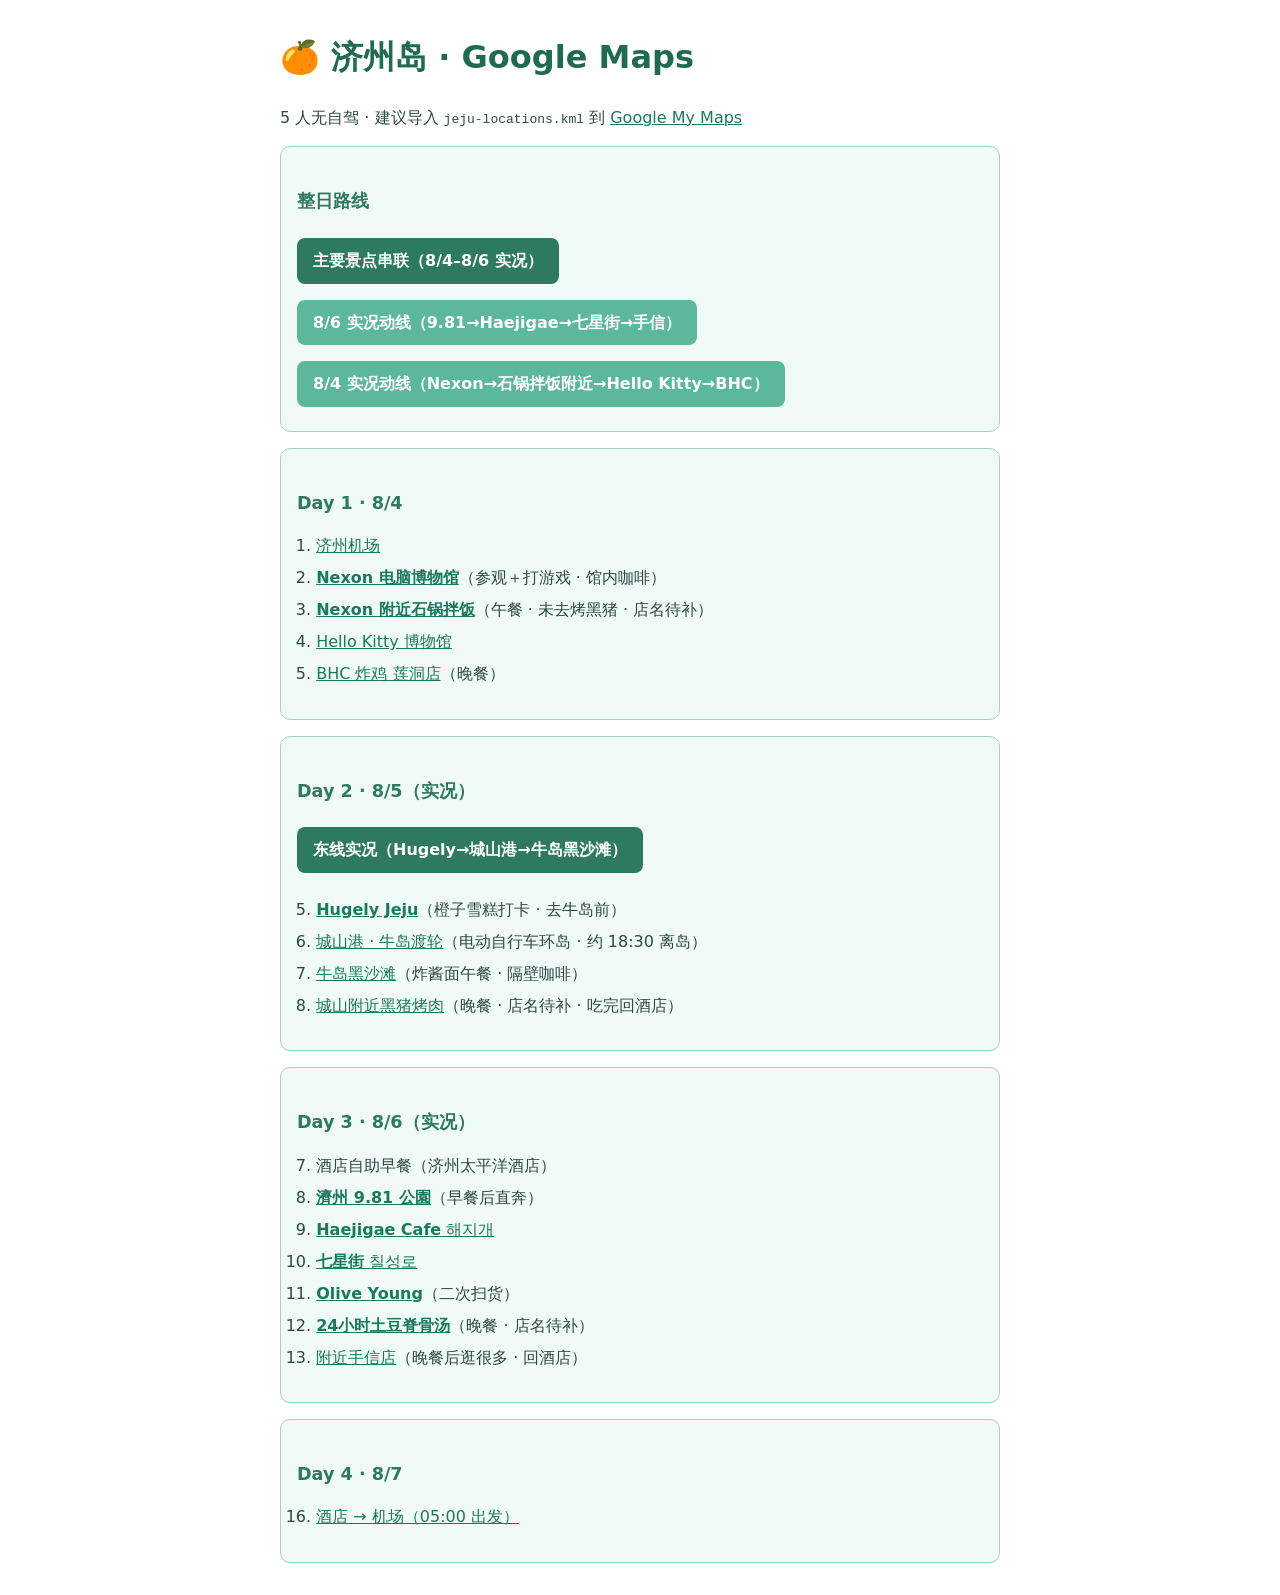
<file: jeju-google-maps-links.html>
<!DOCTYPE html>
<html lang="zh-Hant">
<head>
  <meta charset="UTF-8" />
  <title>济州岛 Google Maps 链接 · 2026年8月</title>
  <style>
    body { font-family: system-ui, sans-serif; max-width: 720px; margin: 2rem auto; padding: 0 1rem; line-height: 1.6; color: #2d4a42; }
    h1 { color: #1e6b52; }
    h2 { margin-top: 1.5rem; font-size: 1.1rem; color: #2d7a5f; }
    .btn { display: inline-block; background: #2d7a5f; color: #fff; padding: 10px 16px; border-radius: 8px; text-decoration: none; margin: 8px 0; font-weight: 600; }
    .btn.secondary { background: #5cb89a; }
    ol { padding-left: 1.2rem; }
    li { margin: 0.4rem 0; }
    a { color: #1a7a5c; }
    .card { background: #f0faf6; border: 1px solid #9fd4bf; border-radius: 10px; padding: 1rem; margin: 1rem 0; }
  </style>
</head>
<body>
  <h1>🍊 济州岛 · Google Maps</h1>
  <p>5 人无自驾 · 建议导入 <code>jeju-locations.kml</code> 到 <a href="https://www.google.com/maps/d/">Google My Maps</a></p>

  <div class="card">
    <h2>整日路线</h2>
    <a class="btn" href="https://www.google.com/maps/dir/Nexon+Computer+Museum,+Jeju/Hello+Kitty+Island,+Jeju/Hugely+Jeju,+Jeju/Seongsan+Pier,+Jeju/9.81+Park+Jeju/Haejigae+Cafe,+Jeju/Chilseong-ro,+Jeju/Hi+Jeju,+81+Noyeon-ro,+Jeju" target="_blank">主要景点串联（8/4–8/6 实况）</a>
    <br/>
    <a class="btn secondary" href="https://www.google.com/maps/dir/9.81+Park+Jeju,+880-24+Cheondeok-ro,+Aewol-eup,+Jeju/Haejigae+Cafe,+52+Aewolbukseo-gil,+Aewol-eup,+Jeju/Chilseong-ro+Shopping+Street,+Jeju/Hi+Jeju,+81+Noyeon-ro,+Jeju" target="_blank">8/6 实况动线（9.81→Haejigae→七星街→手信）</a>
    <br/>
    <a class="btn secondary" href="https://www.google.com/maps/dir/Nexon+Computer+Museum,+Jeju/Hello+Kitty+Island,+Jeju/BHC+Chicken+Yeondong,+Jeju" target="_blank">8/4 实况动线（Nexon→石锅拌饭附近→Hello Kitty→BHC）</a>
  </div>

  <div class="card">
    <h2>Day 1 · 8/4</h2>
    <ol>
      <li><a href="https://www.google.com/maps/place/Jeju+International+Airport" target="_blank">济州机场</a></li>
      <li><a href="https://www.google.com/maps/search/?api=1&query=넥슨컴퓨터박물관+1100로+3198-8" target="_blank"><strong>Nexon 电脑博物馆</strong></a>（参观＋打游戏 · 馆内咖啡）</li>
      <li><a href="https://www.google.com/maps/search/?api=1&query=돌솥비빔밥+노형+제주" target="_blank"><strong>Nexon 附近石锅拌饭</strong></a>（午餐 · 未去烤黑猪 · 店名待补）</li>
      <li><a href="https://www.google.com/maps/place/Hello+Kitty+Island,+340+Hanchang-ro,+Andeok-myeon,+Seogwipo-si,+Jeju" target="_blank">Hello Kitty 博物馆</a></li>
      <li><a href="https://www.google.com/maps/search/BHC+Chicken+Jeju+Samno-ro+27" target="_blank">BHC 炸鸡 莲洞店</a>（晚餐）</li>
    </ol>
  </div>

  <div class="card">
    <h2>Day 2 · 8/5（实况）</h2>
    <a class="btn" href="https://www.google.com/maps/dir/Hugely+Jeju,+83+Heungun-gil,+Jeju/Seongsan+Pier,+Jeju/Udo+Geommeolle+Beach,+Jeju" target="_blank">东线实况（Hugely→城山港→牛岛黑沙滩）</a>
    <ol start="5">
      <li><a href="https://www.google.com/maps/search/?api=1&query=휴즐리+제주+흥운길+83" target="_blank"><strong>Hugely Jeju</strong></a>（橙子雪糕打卡 · 去牛岛前）</li>
      <li><a href="https://www.google.com/maps/place/Seongsan+Pier" target="_blank">城山港 · 牛岛渡轮</a>（电动自行车环岛 · 约 18:30 离岛）</li>
      <li><a href="https://www.google.com/maps/search/?api=1&query=우도+검멀레해변" target="_blank">牛岛黑沙滩</a>（炸酱面午餐 · 隔壁咖啡）</li>
      <li><a href="https://www.google.com/maps/search/?api=1&query=성산+흑돼지" target="_blank">城山附近黑猪烤肉</a>（晚餐 · 店名待补 · 吃完回酒店）</li>
    </ol>
  </div>

  <div class="card">
    <h2>Day 3 · 8/6（实况）</h2>
    <ol start="7">
      <li>酒店自助早餐（济州太平洋酒店）</li>
      <li><a href="https://www.google.com/maps/search/?api=1&query=9.81+파크+제주+천덕로+880-24" target="_blank"><strong>濟州 9.81 公園</strong></a>（早餐后直奔）</li>
      <li><a href="https://www.google.com/maps/search/?api=1&query=해지개+카페+애월북서길+52" target="_blank"><strong>Haejigae Cafe</strong> 해지개</a></li>
      <li><a href="https://www.google.com/maps/search/?api=1&query=제주+칠성로상점가" target="_blank"><strong>七星街</strong> 칠성로</a></li>
      <li><a href="https://www.google.com/maps/search/?api=1&query=올리브영+연동+제주" target="_blank"><strong>Olive Young</strong></a>（二次扫货）</li>
      <li><a href="https://www.google.com/maps/search/?api=1&query=24시뼈다귀탕+제주+삼무로" target="_blank"><strong>24小时土豆脊骨汤</strong></a>（晚餐 · 店名待补）</li>
      <li><a href="https://www.google.com/maps/search/Hi+Jeju+81+Noyeon-ro" target="_blank">附近手信店</a>（晚餐后逛很多 · 回酒店）</li>
    </ol>
  </div>

  <div class="card">
    <h2>Day 4 · 8/7</h2>
    <ol start="16">
      <li><a href="https://www.google.com/maps/dir/Jeju+City/Jeju+International+Airport" target="_blank">酒店 → 机场（05:00 出发）</a></li>
    </ol>
  </div>
</body>
</html>
</file>
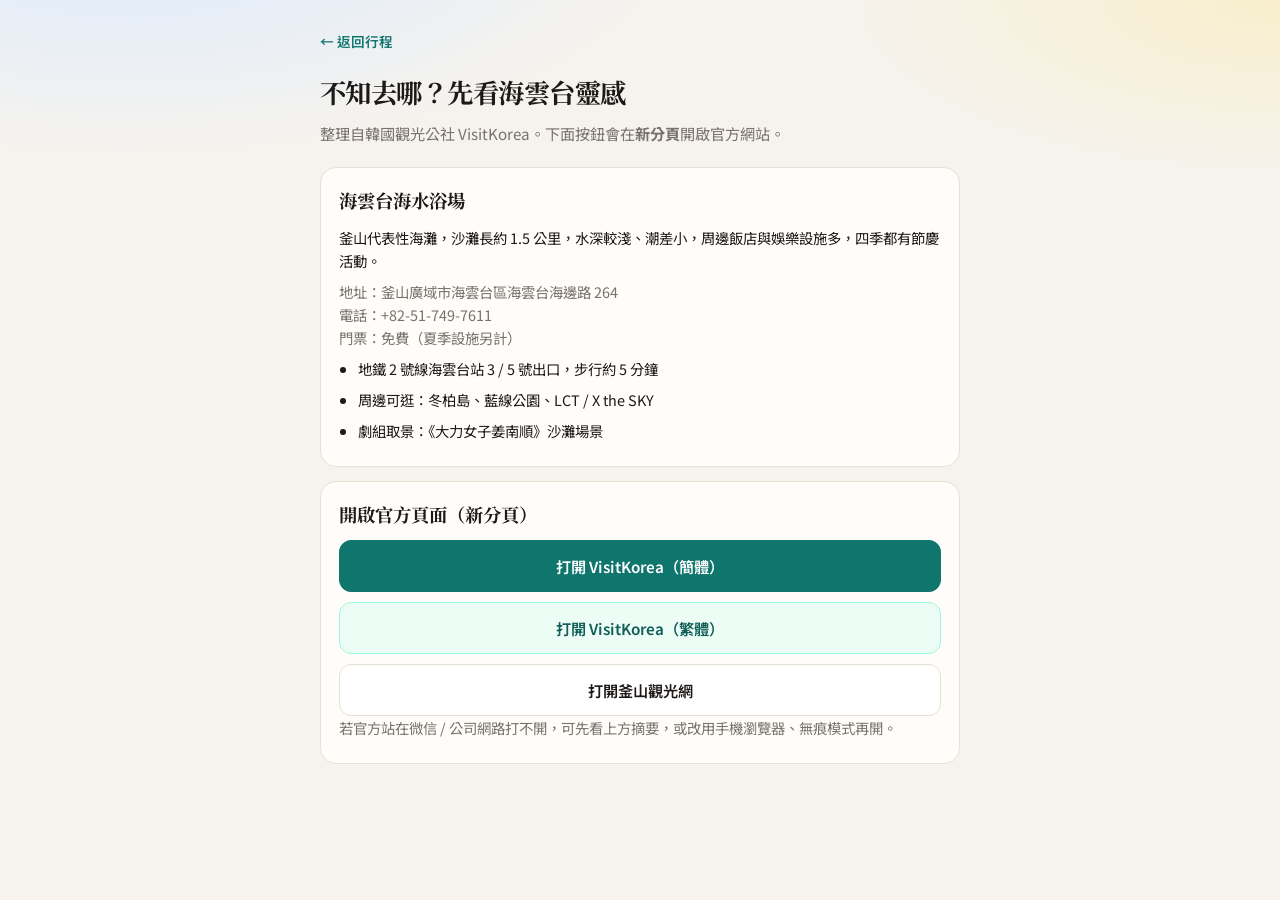
<file: guides/busan-ideas.html>
<!DOCTYPE html>
<html lang="zh-Hant">
<head>
  <meta charset="UTF-8" />
  <meta name="viewport" content="width=device-width, initial-scale=1" />
  <title>釜山靈感 · 海雲台與周邊</title>
  <link rel="preconnect" href="https://fonts.googleapis.com" />
  <link rel="preconnect" href="https://fonts.gstatic.com" crossorigin />
  <link href="https://fonts.googleapis.com/css2?family=Noto+Sans+TC:wght@400;500;600&family=Noto+Serif+TC:wght@600;700&display=swap" rel="stylesheet" />
  <style>
    :root {
      --bg: #f6f3ee;
      --card: #fffdf9;
      --text: #1c1917;
      --muted: #78716c;
      --accent: #0f766e;
      --border: #e7e0d5;
    }
    * { box-sizing: border-box; }
    body {
      margin: 0;
      font-family: "Noto Sans TC", sans-serif;
      background:
        radial-gradient(ellipse 80% 50% at 10% -10%, #dbeafe 0%, transparent 55%),
        radial-gradient(ellipse 70% 40% at 100% 0%, #fde68a55 0%, transparent 50%),
        var(--bg);
      color: var(--text);
      line-height: 1.6;
      min-height: 100vh;
      padding: 28px 18px 48px;
    }
    main {
      max-width: 640px;
      margin: 0 auto;
    }
    h1 {
      font-family: "Noto Serif TC", serif;
      font-size: 1.65rem;
      margin: 0 0 8px;
      letter-spacing: -0.02em;
    }
    .lead {
      color: var(--muted);
      margin: 0 0 22px;
      font-size: 0.95rem;
    }
    .card {
      background: var(--card);
      border: 1px solid var(--border);
      border-radius: 16px;
      padding: 18px 18px 16px;
      margin-bottom: 14px;
    }
    .card h2 {
      font-family: "Noto Serif TC", serif;
      font-size: 1.15rem;
      margin: 0 0 10px;
    }
    .card p, .card li {
      font-size: 0.9rem;
      margin: 0 0 8px;
    }
    .card ul {
      margin: 0;
      padding-left: 1.2em;
    }
    .meta {
      font-size: 0.82rem;
      color: var(--muted);
    }
    .actions {
      display: flex;
      flex-direction: column;
      gap: 10px;
      margin-top: 8px;
    }
    .btn {
      display: block;
      text-align: center;
      text-decoration: none;
      font-weight: 600;
      font-size: 0.95rem;
      padding: 14px 16px;
      border-radius: 12px;
      border: 1px solid var(--border);
      background: #fff;
      color: var(--text);
      cursor: pointer;
      font-family: inherit;
    }
    .btn-primary {
      background: var(--accent);
      border-color: var(--accent);
      color: #fff;
    }
    .btn-secondary {
      background: #ecfdf5;
      border-color: #99f6e4;
      color: #115e59;
    }
    .note {
      font-size: 0.78rem;
      color: var(--muted);
      margin-top: 16px;
    }
    a.back {
      display: inline-block;
      margin-bottom: 18px;
      color: var(--accent);
      font-size: 0.85rem;
      font-weight: 600;
      text-decoration: none;
    }
  </style>
</head>
<body>
  <main>
    <a class="back" href="./index.html?region=busan&day=1">← 返回行程</a>
    <h1>不知去哪？先看海雲台靈感</h1>
    <p class="lead">整理自韓國觀光公社 VisitKorea。下面按鈕會在<strong>新分頁</strong>開啟官方網站。</p>

    <section class="card">
      <h2>海雲台海水浴場</h2>
      <p>釜山代表性海灘，沙灘長約 1.5 公里，水深較淺、潮差小，周邊飯店與娛樂設施多，四季都有節慶活動。</p>
      <p class="meta">地址：釜山廣域市海雲台區海雲台海邊路 264<br/>電話：+82-51-749-7611<br/>門票：免費（夏季設施另計）</p>
      <ul>
        <li>地鐵 2 號線海雲台站 3 / 5 號出口，步行約 5 分鐘</li>
        <li>周邊可逛：冬柏島、藍線公園、LCT / X the SKY</li>
        <li>劇組取景：《大力女子姜南順》沙灘場景</li>
      </ul>
    </section>

    <section class="card">
      <h2>開啟官方頁面（新分頁）</h2>
      <div class="actions">
        <button type="button" class="btn btn-primary" data-open="https://chinese.visitkorea.or.kr/svc/contents/contentsView.do?vcontsId=111456">
          打開 VisitKorea（簡體）
        </button>
        <button type="button" class="btn btn-secondary" data-open="https://big5chinese.visitkorea.or.kr/svc/contents/contentsView.do?vcontsId=110798">
          打開 VisitKorea（繁體）
        </button>
        <button type="button" class="btn" data-open="https://www.visitbusan.net/tw/index.do">
          打開釜山觀光網
        </button>
      </div>
      <p class="note">若官方站在微信 / 公司網路打不開，可先看上方摘要，或改用手機瀏覽器、無痕模式再開。</p>
    </section>
  </main>
  <script>
    document.querySelectorAll("[data-open]").forEach((btn) => {
      btn.addEventListener("click", () => {
        const url = btn.getAttribute("data-open");
        const win = window.open(url, "_blank", "noopener,noreferrer");
        if (!win) {
          // Popup blocked — fall back to same-tab navigation
          location.href = url;
        }
      });
    });
  </script>
</body>
</html>
</file>
<file: styles.css>
* { box-sizing: border-box; margin: 0; padding: 0; }

:root {
  --sidebar-w: 400px;
  --header-h: 60px;
  --bg: oklch(97.5% 0.008 230);
  --card: oklch(100% 0.002 230);
  --text: oklch(22% 0.035 250);
  --muted: oklch(52% 0.02 250);
  --accent: oklch(52% 0.11 200);
  --accent-fg: oklch(100% 0 0);
  --border: oklch(90% 0.012 230);
  --pill-bg: oklch(95% 0.01 230);
  --stop-hover: oklch(96% 0.015 200);
  --stop-active: oklch(94% 0.025 200);
  --stop-active-border: oklch(78% 0.06 200);
  --desc: oklch(38% 0.02 250);
  --flights-bg: oklch(96% 0.02 85);
  --flights-border: oklch(88% 0.04 85);
  --flights-chip-bg: oklch(99% 0.01 85);
  --map-wrap-bg: oklch(94% 0.012 230);
  --map-btn-bg: oklch(98% 0.006 230);
  --map-btn-hover: oklch(94% 0.02 200);
  --setup-bg: oklch(99% 0.004 230 / 0.97);
  --code-bg: oklch(95% 0.01 230);
  --hint: oklch(48% 0.1 200);
  --setup-note-bg: oklch(94% 0.03 200);
  --setup-note-text: oklch(35% 0.08 200);
  --shadow: oklch(20% 0.02 250 / 0.06);
  --radius: 12px;
  --radius-pill: 999px;
  --font-display: "Noto Serif TC", "Songti TC", Georgia, serif;
  --font-body: "Noto Sans TC", -apple-system, BlinkMacSystemFont, sans-serif;
  --font-mono: "JetBrains Mono", ui-monospace, Menlo, monospace;
  --timeline-w: 2px;
}

html[data-theme="dark"] {
  color-scheme: dark;
  --bg: oklch(16% 0.025 250);
  --card: oklch(20% 0.028 250);
  --text: oklch(93% 0.01 230);
  --muted: oklch(68% 0.015 230);
  --accent: oklch(72% 0.1 195);
  --accent-fg: oklch(18% 0.03 250);
  --border: oklch(28% 0.02 250);
  --pill-bg: oklch(24% 0.025 250);
  --stop-hover: oklch(24% 0.03 200);
  --stop-active: oklch(26% 0.04 200);
  --stop-active-border: oklch(42% 0.06 200);
  --desc: oklch(78% 0.012 230);
  --flights-bg: oklch(22% 0.03 85);
  --flights-border: oklch(32% 0.04 85);
  --flights-chip-bg: oklch(24% 0.025 250);
  --map-wrap-bg: oklch(14% 0.02 250);
  --map-btn-bg: oklch(24% 0.025 250);
  --map-btn-hover: oklch(28% 0.035 200);
  --setup-bg: oklch(20% 0.028 250 / 0.97);
  --code-bg: oklch(26% 0.025 250);
  --hint: oklch(72% 0.08 195);
  --setup-note-bg: oklch(26% 0.04 200);
  --setup-note-text: oklch(78% 0.06 195);
  --shadow: oklch(0% 0 0 / 0.35);
}

html, body {
  height: 100%;
  font-family: var(--font-body);
  color: var(--text);
  background: var(--bg);
  overflow: hidden;
  transition: background 0.25s ease, color 0.25s ease;
  -webkit-font-smoothing: antialiased;
}

#app {
  display: flex;
  flex-direction: column;
  height: 100vh;
  height: 100dvh;
  max-height: 100vh;
  max-height: 100dvh;
  overflow: hidden;
}

/* ── Header ── */
header {
  height: var(--header-h);
  flex-shrink: 0;
  display: flex;
  align-items: center;
  gap: 16px;
  padding: 0 20px;
  background: var(--card);
  border-bottom: 1px solid var(--border);
  z-index: 100;
  position: relative;
  transition: background 0.25s, border-color 0.25s;
}

header > div:first-child {
  min-width: 0;
}

header h1 {
  font-family: var(--font-display);
  font-size: 1.05rem;
  font-weight: 600;
  letter-spacing: -0.01em;
  white-space: nowrap;
  overflow: hidden;
  text-overflow: ellipsis;
}

header .subtitle {
  font-size: 0.72rem;
  color: var(--muted);
  letter-spacing: 0.02em;
  white-space: nowrap;
  overflow: hidden;
  text-overflow: ellipsis;
  margin-top: 1px;
}

.header-actions {
  display: flex;
  align-items: center;
  gap: 10px;
  margin-left: auto;
  flex-shrink: 0;
}

.theme-toggle {
  width: 34px;
  height: 34px;
  border: 1px solid var(--border);
  background: var(--map-btn-bg);
  border-radius: var(--radius-pill);
  cursor: pointer;
  line-height: 0;
  display: flex;
  align-items: center;
  justify-content: center;
  flex-shrink: 0;
  color: var(--muted);
  transition: background 0.15s, border-color 0.15s, color 0.15s;
}

.theme-toggle:hover {
  background: var(--map-btn-hover);
  border-color: var(--stop-active-border);
  color: var(--text);
}

.theme-toggle svg {
  width: 16px;
  height: 16px;
}

.lang-tabs {
  display: flex;
  gap: 2px;
  background: var(--pill-bg);
  padding: 3px;
  border-radius: var(--radius-pill);
}

.lang-tabs button {
  border: none;
  background: transparent;
  color: var(--muted);
  font-size: 0.68rem;
  font-weight: 600;
  letter-spacing: 0.02em;
  padding: 5px 11px;
  border-radius: var(--radius-pill);
  cursor: pointer;
  font-family: inherit;
  white-space: nowrap;
  transition: background 0.15s, color 0.15s;
}

.lang-tabs button.active {
  background: var(--card);
  color: var(--text);
  box-shadow: 0 1px 4px var(--shadow);
}

.region-tabs {
  display: flex;
  gap: 4px;
  background: var(--pill-bg);
  padding: 3px;
  border-radius: var(--radius-pill);
}

.region-tabs button,
.day-tabs button {
  border: none;
  background: transparent;
  color: var(--muted);
  font-size: 0.75rem;
  font-weight: 600;
  letter-spacing: 0.02em;
  padding: 6px 14px;
  border-radius: var(--radius-pill);
  cursor: pointer;
  transition: all 0.15s;
  font-family: inherit;
}

.region-tabs button.active {
  background: var(--accent);
  color: var(--accent-fg);
}

.day-tabs button {
  border: 1px solid var(--border);
  background: var(--card);
  color: var(--text);
}

.day-tabs button.active {
  background: var(--accent);
  color: var(--accent-fg);
  border-color: var(--accent);
}

/* ── Flights bar ── */
.flights-bar {
  display: flex;
  flex-wrap: wrap;
  gap: 8px;
  padding: 8px 20px;
  font-size: 0.7rem;
  background: var(--flights-bg);
  border-bottom: 1px solid var(--flights-border);
  transition: background 0.25s, border-color 0.25s;
}

.flights-bar span {
  display: inline-flex;
  align-items: center;
  gap: 6px;
  background: var(--flights-chip-bg);
  border: 1px solid var(--flights-border);
  padding: 4px 10px;
  border-radius: var(--radius);
  color: var(--text);
  font-family: var(--font-mono);
  font-size: 0.68rem;
  letter-spacing: 0.01em;
}

.flights-bar .flight-code {
  font-weight: 600;
  color: var(--accent);
}

.flights-bar .weather-alert {
  border-color: color-mix(in srgb, #c45c26 35%, var(--flights-border));
  background: color-mix(in srgb, #c45c26 12%, var(--flights-chip-bg));
  color: var(--text);
  max-width: 100%;
}

.flights-bar .weather-alert strong {
  color: #c45c26;
  font-weight: 700;
}

/* ── Main layout ── */
.main {
  flex: 1;
  display: flex;
  min-height: 0;
}

/* ── Map area ── */
.map-wrap {
  position: relative;
  flex: 1;
  min-width: 0;
  min-height: 0;
  display: flex;
  flex-direction: column;
  overflow: hidden;
  background: var(--map-wrap-bg);
  transition: background 0.25s;
}

.map-toolbar {
  display: flex;
  align-items: center;
  justify-content: space-between;
  gap: 10px;
  padding: 8px 14px;
  background: var(--card);
  border-bottom: 1px solid var(--border);
  flex-shrink: 0;
  flex-wrap: wrap;
}

.view-tabs {
  display: flex;
  gap: 4px;
  flex-shrink: 0;
  background: var(--pill-bg);
  padding: 3px;
  border-radius: var(--radius-pill);
}

.view-tabs button {
  border: none;
  background: transparent;
  color: var(--muted);
  font-size: 0.72rem;
  font-weight: 600;
  letter-spacing: 0.02em;
  padding: 5px 12px;
  border-radius: var(--radius-pill);
  cursor: pointer;
  font-family: inherit;
  white-space: nowrap;
  transition: background 0.15s, color 0.15s;
}

.view-tabs button.active {
  background: var(--card);
  color: var(--text);
  box-shadow: 0 1px 4px var(--shadow);
}

.map-toolbar-label {
  font-size: 0.72rem;
  font-weight: 600;
  letter-spacing: 0.02em;
  color: var(--muted);
  overflow: hidden;
  text-overflow: ellipsis;
  white-space: nowrap;
  text-transform: uppercase;
  letter-spacing: 0.06em;
}

.map-toolbar-actions {
  display: flex;
  gap: 6px;
  flex-shrink: 0;
}

.map-btn {
  font-size: 0.72rem;
  font-weight: 600;
  letter-spacing: 0.02em;
  padding: 5px 12px;
  border-radius: var(--radius);
  border: 1px solid var(--border);
  background: var(--map-btn-bg);
  color: var(--text);
  cursor: pointer;
  font-family: inherit;
  text-decoration: none;
  display: inline-flex;
  align-items: center;
  gap: 4px;
  transition: background 0.15s, border-color 0.15s;
}

.map-btn:hover {
  background: var(--map-btn-hover);
  border-color: var(--stop-active-border);
}

.map-btn-link {
  color: var(--accent);
}

.content-panel {
  display: none;
  flex: 1;
  flex-direction: column;
  min-height: 0;
  position: relative;
}

.content-panel.active {
  display: flex;
}

#map-frame,
#flowchart-frame {
  flex: 1;
  width: 100%;
  min-height: 320px;
  border: 0;
}

#flowchart-frame {
  background: var(--card);
}

#map-panel {
  flex: 1;
  min-height: 0;
  position: relative;
}

.map-focus-badge {
  position: absolute;
  left: 14px;
  right: 14px;
  bottom: 16px;
  z-index: 6;
  display: flex;
  align-items: center;
  gap: 10px;
  padding: 12px 14px;
  border-radius: 14px;
  background: color-mix(in srgb, var(--card) 92%, transparent);
  backdrop-filter: blur(10px);
  border: 1px solid var(--border);
  box-shadow: 0 8px 24px var(--shadow);
  pointer-events: auto;
}

.map-focus-badge[hidden] {
  display: none !important;
}

.map-focus-pin {
  width: 14px;
  height: 14px;
  border-radius: 50% 50% 50% 0;
  background: #e53935;
  transform: rotate(-45deg);
  flex-shrink: 0;
  box-shadow: 0 0 0 4px rgba(229, 57, 53, 0.2);
}

.map-focus-text {
  display: flex;
  flex-direction: column;
  gap: 2px;
  min-width: 0;
  flex: 1;
}

.map-focus-text strong {
  font-family: var(--font-display);
  font-size: 0.92rem;
  font-weight: 600;
  line-height: 1.3;
}

.map-focus-text span {
  font-size: 0.72rem;
  color: var(--muted);
  overflow: hidden;
  text-overflow: ellipsis;
  white-space: nowrap;
}

.map-focus-link {
  flex-shrink: 0;
  font-size: 0.72rem;
  font-weight: 600;
  color: var(--accent);
  text-decoration: none;
  padding: 6px 10px;
  border-radius: 999px;
  background: var(--setup-note-bg);
}

.map-focus-link:hover {
  text-decoration: underline;
}

/* ── Flights panel ── */
#flights-panel,
#bookings-panel,
#food-panel,
#pack-panel,
#cost-panel {
  background: var(--bg);
  flex: 1;
  min-height: 0;
  overflow: hidden;
}

.flights-scroll {
  flex: 1;
  min-height: 0;
  overflow-y: auto;
  overflow-x: hidden;
  -webkit-overflow-scrolling: touch;
  overscroll-behavior: contain;
  touch-action: pan-y;
  padding: 20px 22px 32px;
}

.flights-intro {
  margin-bottom: 18px;
}

.flights-intro h2 {
  font-family: var(--font-display);
  font-size: 1.25rem;
  font-weight: 600;
  letter-spacing: -0.02em;
  margin-bottom: 10px;
}

.flights-pax-label {
  font-size: 0.72rem;
  color: var(--muted);
  margin-bottom: 8px;
  letter-spacing: 0.02em;
}

.flight-pax-row {
  display: flex;
  flex-wrap: wrap;
  gap: 6px;
}

.flight-pax {
  font-size: 0.72rem;
  font-family: var(--font-mono);
  padding: 4px 9px;
  border-radius: 999px;
  background: var(--pill-bg);
  border: 1px solid var(--border);
  color: var(--text);
}

.flight-card {
  background: var(--card);
  border: 1px solid var(--border);
  border-radius: 14px;
  padding: 18px 18px 16px;
  margin-bottom: 14px;
  box-shadow: 0 1px 2px var(--shadow);
}

.flight-card-top {
  display: flex;
  justify-content: space-between;
  gap: 12px;
  align-items: flex-start;
  margin-bottom: 16px;
}

.flight-date {
  font-size: 0.72rem;
  color: var(--muted);
  margin-bottom: 4px;
}

.flight-no {
  font-family: var(--font-display);
  font-size: 1.35rem;
  font-weight: 700;
  letter-spacing: -0.02em;
  line-height: 1.2;
}

.flight-airline {
  font-size: 0.75rem;
  color: var(--muted);
  margin-top: 4px;
}

.flight-pnr-box {
  text-align: right;
  flex-shrink: 0;
}

.flight-pnr-label {
  display: block;
  font-size: 0.65rem;
  color: var(--muted);
  margin-bottom: 4px;
}

.flight-pnr {
  display: inline-block;
  font-family: var(--font-mono);
  font-size: 0.95rem;
  font-weight: 700;
  letter-spacing: 0.06em;
  padding: 6px 10px;
  border-radius: 8px;
  background: var(--setup-note-bg);
  color: var(--accent);
  border: 1px solid color-mix(in srgb, var(--accent) 28%, transparent);
  cursor: pointer;
  font: inherit;
}

button.flight-pnr {
  font-family: var(--font-mono);
  font-size: 0.95rem;
  font-weight: 700;
}

button.flight-pnr:hover,
button.flight-pnr.copied {
  background: color-mix(in srgb, var(--accent) 16%, transparent);
}

.copy-value-wrap {
  display: inline-flex;
  align-items: center;
  gap: 8px;
  justify-content: flex-end;
  max-width: 70%;
}

.copy-value-wrap .copy-target {
  font-family: var(--font-mono);
  font-weight: 600;
  text-align: right;
  word-break: break-all;
}

.copy-value-wrap .copy-target.is-masked,
button.flight-pnr.is-masked {
  letter-spacing: 0.08em;
}

.secrets-intro-row {
  display: flex;
  flex-wrap: wrap;
  justify-content: space-between;
  gap: 10px 16px;
  align-items: flex-start;
  margin-bottom: 8px;
}

.secrets-intro-row h2 {
  margin-bottom: 4px;
}

.secrets-toggle {
  flex-shrink: 0;
}

.copy-btn {
  flex-shrink: 0;
  border: 1px solid var(--border);
  background: var(--card);
  color: var(--muted);
  font-size: 0.65rem;
  font-weight: 600;
  padding: 3px 8px;
  border-radius: 999px;
  cursor: pointer;
  font-family: inherit;
}

.copy-btn:hover,
.copy-btn.copied {
  color: var(--accent);
  border-color: color-mix(in srgb, var(--accent) 40%, var(--border));
}

.copy-toast {
  position: fixed;
  left: 50%;
  bottom: 24px;
  transform: translateX(-50%) translateY(12px);
  background: var(--text);
  color: var(--card);
  font-size: 0.8rem;
  font-weight: 600;
  padding: 10px 16px;
  border-radius: 999px;
  opacity: 0;
  pointer-events: none;
  transition: opacity 0.2s, transform 0.2s;
  z-index: 1000;
}

.copy-toast.show {
  opacity: 1;
  transform: translateX(-50%) translateY(0);
}

.day-tabs .today-tab {
  border-color: color-mix(in srgb, var(--accent) 45%, var(--border));
  color: var(--accent);
}

.day-tabs .today-tab:disabled {
  opacity: 0.45;
  cursor: not-allowed;
}

.day-tabs button.is-today:not(.active) {
  box-shadow: inset 0 0 0 1px color-mix(in srgb, var(--accent) 50%, transparent);
}

.flight-route {
  display: grid;
  grid-template-columns: 1fr auto 1fr;
  gap: 10px;
  align-items: center;
  padding: 14px 12px;
  border-radius: 12px;
  background: var(--pill-bg);
  margin-bottom: 12px;
}

.flight-endpoint {
  display: flex;
  flex-direction: column;
  gap: 2px;
}

.flight-endpoint:last-child {
  text-align: right;
}

.flight-time {
  font-family: var(--font-mono);
  font-size: 1.25rem;
  font-weight: 700;
  letter-spacing: -0.02em;
}

.flight-code {
  font-size: 0.8rem;
  font-weight: 700;
  color: var(--accent);
}

.flight-airport {
  font-size: 0.7rem;
  color: var(--muted);
  line-height: 1.35;
}

.flight-arrow {
  font-size: 1.1rem;
  color: var(--muted);
}

.flight-tip {
  font-size: 0.75rem;
  color: var(--desc);
  line-height: 1.5;
  margin-bottom: 6px;
}

.flight-tip strong {
  color: var(--text);
  font-weight: 600;
}

.flight-seats {
  margin-top: 12px;
  padding-top: 12px;
  border-top: 1px solid var(--border);
}

.flight-seats h4 {
  font-size: 0.72rem;
  color: var(--muted);
  margin-bottom: 8px;
  letter-spacing: 0.02em;
}

.flight-seats ul {
  list-style: none;
  display: flex;
  flex-direction: column;
  gap: 6px;
}

.flight-seats li {
  display: flex;
  align-items: center;
  gap: 10px;
  flex-wrap: wrap;
  font-size: 0.78rem;
}

.flight-seats .seat-no {
  font-family: var(--font-mono);
  font-weight: 700;
  min-width: 2.2em;
  color: var(--accent);
}

.seat-bag {
  font-size: 0.68rem;
  color: var(--muted);
  margin-left: auto;
}

.seat-bag.muted {
  opacity: 0.75;
}

/* ── Bookings panel ── */
.booking-card {
  background: var(--card);
  border: 1px solid var(--border);
  border-radius: 14px;
  padding: 18px 18px 16px;
  margin-bottom: 14px;
  box-shadow: 0 1px 2px var(--shadow);
}

.booking-card-top {
  display: flex;
  justify-content: space-between;
  gap: 12px;
  align-items: flex-start;
  margin-bottom: 14px;
}

.booking-title {
  font-family: var(--font-display);
  font-size: 1.15rem;
  font-weight: 700;
  letter-spacing: -0.02em;
  line-height: 1.3;
}

.booking-ko {
  font-size: 0.75rem;
  color: var(--muted);
  margin-top: 4px;
}

.booking-status {
  flex-shrink: 0;
  font-size: 0.68rem;
  font-weight: 600;
  padding: 5px 10px;
  border-radius: 999px;
  background: color-mix(in srgb, var(--accent) 14%, transparent);
  color: var(--accent);
  border: 1px solid color-mix(in srgb, var(--accent) 35%, transparent);
}

.booking-meta {
  display: grid;
  gap: 8px;
  margin-bottom: 12px;
  padding: 12px 14px;
  border-radius: 10px;
  background: var(--setup-note-bg);
}

.booking-meta-row {
  display: flex;
  justify-content: space-between;
  gap: 12px;
  font-size: 0.75rem;
  align-items: center;
}

.booking-meta-row span {
  color: var(--muted);
  flex-shrink: 0;
}

.booking-meta-row strong {
  font-family: var(--font-mono);
  font-weight: 600;
  text-align: right;
  word-break: break-all;
}

.muted-tip {
  color: var(--muted) !important;
}

.booking-pax {
  margin: 10px 0 4px;
}

.booking-actions {
  display: flex;
  flex-wrap: wrap;
  gap: 8px;
  margin-top: 14px;
  padding-top: 12px;
  border-top: 1px solid var(--border);
}

.booking-open-day,
.booking-web {
  font-size: 0.72rem;
  font-weight: 600;
  padding: 7px 12px;
  border-radius: 8px;
  border: 1px solid var(--border);
  background: var(--card);
  color: var(--text);
  text-decoration: none;
  cursor: pointer;
}

.booking-open-day {
  background: var(--accent);
  border-color: var(--accent);
  color: #fff;
}

.booking-web:hover,
.booking-open-day:hover {
  filter: brightness(1.05);
}

/* ── Food list ── */
.food-grid {
  display: grid;
  gap: 12px;
}

.food-card {
  background: var(--card);
  border: 1px solid var(--border);
  border-radius: 14px;
  padding: 16px 16px 14px;
  box-shadow: 0 1px 2px var(--shadow);
}

.food-card.on-trip {
  border-color: color-mix(in srgb, var(--accent) 45%, var(--border));
}

.food-cat {
  font-size: 0.68rem;
  color: var(--muted);
  margin-bottom: 4px;
}

.food-title {
  font-family: var(--font-display);
  font-size: 1.05rem;
  font-weight: 700;
  letter-spacing: -0.02em;
  line-height: 1.3;
  display: flex;
  flex-wrap: wrap;
  align-items: center;
  gap: 8px;
}

.food-ko {
  font-size: 0.75rem;
  color: var(--muted);
  margin-top: 3px;
}

.food-badge {
  font-family: var(--font-body);
  font-size: 0.62rem;
  font-weight: 600;
  padding: 2px 7px;
  border-radius: 999px;
  background: color-mix(in srgb, var(--accent) 14%, transparent);
  color: var(--accent);
  border: 1px solid color-mix(in srgb, var(--accent) 35%, transparent);
}

.food-address {
  font-size: 0.78rem;
  color: var(--desc);
  margin: 10px 0 6px;
  line-height: 1.45;
}

.food-note,
.food-day {
  font-size: 0.75rem;
  line-height: 1.45;
  margin: 0 0 4px;
}

.food-note { color: var(--text); }
.food-day { color: var(--muted); }

.food-actions {
  margin-top: 10px;
  padding-top: 10px;
  border-top: 1px solid var(--border);
}

.food-maps {
  display: inline-block;
  font-size: 0.72rem;
  font-weight: 600;
  padding: 7px 12px;
  border-radius: 8px;
  border: 1px solid var(--accent);
  background: var(--accent);
  color: #fff;
  text-decoration: none;
}

.pack-intro {
  display: flex;
  flex-wrap: wrap;
  justify-content: space-between;
  gap: 12px 18px;
  align-items: flex-end;
}

.pack-toolbar {
  display: flex;
  flex-wrap: wrap;
  gap: 10px;
  align-items: center;
}

.pack-progress {
  font-size: 0.75rem;
  font-weight: 600;
  color: var(--muted);
}

.pack-grid {
  display: grid;
  grid-template-columns: repeat(auto-fit, minmax(200px, 1fr));
  gap: 16px;
}

.pack-col {
  background: var(--card);
  border: 1px solid var(--border);
  border-radius: 14px;
  padding: 14px 14px 10px;
}

.pack-col-title {
  font-family: var(--font-display);
  font-size: 0.95rem;
  font-weight: 600;
  margin: 0 0 12px;
  padding-bottom: 8px;
  border-bottom: 1px solid var(--border);
}

.pack-list {
  display: grid;
  gap: 4px;
}

.pack-item {
  display: flex;
  align-items: flex-start;
  gap: 10px;
  padding: 8px 4px;
  border-radius: 8px;
  cursor: pointer;
  font-size: 0.82rem;
  line-height: 1.45;
  color: var(--text);
}

.pack-item:hover {
  background: var(--pill-bg);
}

.pack-item input {
  margin-top: 3px;
  accent-color: var(--accent);
  flex-shrink: 0;
}

.pack-item.checked span {
  color: var(--muted);
  text-decoration: line-through;
  text-decoration-thickness: 1px;
}

/* ── Cost panel ── */
.cost-summary {
  display: grid;
  grid-template-columns: repeat(3, minmax(0, 1fr));
  gap: 10px;
  margin-bottom: 20px;
}

.cost-stat {
  padding: 12px 14px;
  border-radius: 12px;
  background: color-mix(in srgb, #2f6f4e 10%, var(--setup-note-bg));
  border: 1px solid color-mix(in srgb, #2f6f4e 22%, var(--flights-border));
}

.cost-stat.estimate {
  background: color-mix(in srgb, #c45c26 10%, var(--setup-note-bg));
  border-color: color-mix(in srgb, #c45c26 25%, var(--flights-border));
}

.cost-stat.tbd {
  background: var(--setup-note-bg);
  border-color: var(--flights-border);
}

.cost-stat-label {
  display: block;
  font-size: 0.7rem;
  color: var(--hint);
  margin-bottom: 4px;
}

.cost-stat-value {
  display: block;
  font-size: 1.05rem;
  font-weight: 700;
  letter-spacing: -0.02em;
}

.cost-stat-sub {
  display: block;
  margin-top: 6px;
  font-size: 0.68rem;
  color: var(--hint);
  line-height: 1.4;
}

.cost-section {
  margin-bottom: 18px;
}

.cost-section-title {
  font-size: 0.85rem;
  font-weight: 700;
  margin: 0 0 8px;
}

.cost-rows {
  display: flex;
  flex-direction: column;
  gap: 8px;
}

.cost-row {
  display: flex;
  justify-content: space-between;
  gap: 12px;
  align-items: flex-start;
  padding: 10px 12px;
  border-radius: 10px;
  border: 1px solid var(--flights-border);
  background: var(--flights-chip-bg);
}

.cost-row-main {
  display: flex;
  gap: 10px;
  min-width: 0;
}

.cost-status {
  flex: 0 0 auto;
  font-size: 0.65rem;
  font-weight: 700;
  padding: 2px 7px;
  border-radius: 999px;
  background: color-mix(in srgb, #2f6f4e 16%, transparent);
  color: #2f6f4e;
  height: fit-content;
}

.cost-row.status-estimate .cost-status {
  background: color-mix(in srgb, #c45c26 16%, transparent);
  color: #c45c26;
}

.cost-row.status-tbd .cost-status {
  background: color-mix(in srgb, var(--hint) 18%, transparent);
  color: var(--hint);
}

.cost-name {
  font-size: 0.82rem;
  font-weight: 600;
  line-height: 1.35;
}

.cost-note {
  margin-top: 3px;
  font-size: 0.68rem;
  color: var(--hint);
  line-height: 1.4;
}

.cost-amount {
  text-align: right;
  font-size: 0.8rem;
  white-space: nowrap;
}

.cost-amount strong {
  display: block;
}

.cost-krw,
.cost-fx,
.cost-tbd {
  display: block;
  margin-top: 2px;
  font-size: 0.68rem;
  color: var(--hint);
}

@media (max-width: 768px) {
  .flights-scroll { padding: 14px 14px 24px; }
  .flight-route { padding: 12px 10px; }
  .flight-time { font-size: 1.1rem; }
  .flight-card-top { flex-direction: column; }
  .flight-pnr-box { text-align: left; }
  .booking-card-top { flex-direction: column; }
  .cost-summary { grid-template-columns: 1fr; }
}

/* ── Sidebar ── */
.sidebar {
  width: var(--sidebar-w);
  flex-shrink: 0;
  background: var(--card);
  border-left: 1px solid var(--border);
  display: flex;
  flex-direction: column;
  min-height: 0;
  transition: background 0.25s, border-color 0.25s;
}

.sidebar-head {
  padding: 16px 18px 12px;
  border-bottom: 1px solid var(--border);
}

.sidebar-head h2 {
  font-family: var(--font-display);
  font-size: 1rem;
  font-weight: 600;
  letter-spacing: -0.01em;
  margin-bottom: 6px;
}

.sidebar-head .theme {
  font-size: 0.75rem;
  color: var(--muted);
  line-height: 1.5;
}

.day-tabs {
  display: flex;
  flex-wrap: wrap;
  gap: 6px;
  padding: 10px 18px;
  border-bottom: 1px solid var(--border);
}

.plan-tabs {
  display: flex;
  flex-wrap: wrap;
  gap: 6px;
  padding: 8px 18px 10px;
  border-bottom: 1px solid var(--border);
  background: color-mix(in srgb, var(--accent) 6%, transparent);
}

.plan-tabs[hidden] {
  display: none;
}

.plan-tabs button {
  border: 1px solid var(--border);
  background: var(--card);
  color: var(--text);
  font-size: 0.72rem;
  font-weight: 600;
  letter-spacing: 0.01em;
  padding: 6px 12px;
  border-radius: var(--radius-pill);
  cursor: pointer;
  transition: all 0.15s;
  font-family: inherit;
}

.plan-tabs button.active {
  background: var(--accent);
  color: var(--accent-fg);
  border-color: var(--accent);
}

.legend {
  display: flex;
  flex-wrap: wrap;
  gap: 10px;
  padding: 10px 18px;
  font-size: 0.68rem;
  color: var(--muted);
  letter-spacing: 0.01em;
  border-bottom: 1px solid var(--border);
}

.legend-item {
  display: flex;
  align-items: center;
  gap: 5px;
}

.legend-dot {
  width: 8px;
  height: 8px;
  border-radius: 50%;
  flex-shrink: 0;
}

.stats {
  display: flex;
  align-items: center;
  flex-wrap: wrap;
  gap: 12px;
  padding: 8px 18px;
  font-size: 0.7rem;
  color: var(--muted);
  letter-spacing: 0.01em;
  border-bottom: 1px solid var(--border);
}

.stats a {
  color: var(--accent);
  text-decoration: none;
  font-weight: 600;
  letter-spacing: 0.02em;
  margin-left: auto;
}

.stats a:hover {
  text-decoration: underline;
}

.itinerary {
  flex: 1;
  overflow-y: auto;
  padding: 12px 14px 20px;
  position: relative;
}

.itinerary::before {
  content: "";
  position: absolute;
  left: 31px;
  top: 24px;
  bottom: 24px;
  width: var(--timeline-w);
  background: var(--border);
  border-radius: 1px;
}

/* ── Stop items ── */
.stop-item {
  display: flex;
  gap: 12px;
  padding: 12px 10px;
  border-radius: var(--radius);
  cursor: pointer;
  border: 1px solid transparent;
  transition: background 0.15s, border-color 0.15s;
  position: relative;
}

.stop-item:hover {
  background: var(--stop-hover);
}

.stop-item.active {
  background: var(--stop-active);
  border-color: var(--stop-active-border);
}

.stop-num {
  width: 28px;
  height: 28px;
  border-radius: 50%;
  color: #fff;
  font-size: 0.7rem;
  font-weight: 700;
  font-family: var(--font-mono);
  display: flex;
  align-items: center;
  justify-content: center;
  flex-shrink: 0;
  margin-top: 1px;
  position: relative;
  z-index: 1;
  box-shadow: 0 0 0 3px var(--card);
}

.stop-body { flex: 1; min-width: 0; }

.stop-time {
  font-size: 0.68rem;
  font-weight: 600;
  font-family: var(--font-mono);
  letter-spacing: 0.02em;
  color: var(--accent);
  display: flex;
  align-items: center;
  flex-wrap: wrap;
  gap: 6px;
}

.stop-booking-badge {
  font-family: var(--font-body);
  font-size: 0.62rem;
  font-weight: 600;
  letter-spacing: 0.02em;
  padding: 2px 7px;
  border-radius: 999px;
  background: color-mix(in srgb, var(--accent) 14%, transparent);
  color: var(--accent);
  border: 1px solid color-mix(in srgb, var(--accent) 35%, transparent);
}

.stop-optional-badge {
  font-family: var(--font-body);
  font-size: 0.62rem;
  font-weight: 600;
  letter-spacing: 0.02em;
  padding: 2px 7px;
  border-radius: 999px;
  background: color-mix(in srgb, var(--muted) 16%, transparent);
  color: var(--muted);
  border: 1px solid color-mix(in srgb, var(--muted) 35%, transparent);
}

.stop-item.optional {
  opacity: 0.85;
}

.stop-item.optional .stop-name {
  font-style: italic;
}

.stop-name {
  font-family: var(--font-display);
  font-size: 0.9rem;
  font-weight: 600;
  line-height: 1.35;
  margin: 3px 0 2px;
  letter-spacing: -0.01em;
}

.stop-ko {
  font-size: 0.72rem;
  color: var(--muted);
  letter-spacing: 0.01em;
}

.stop-desc {
  font-size: 0.75rem;
  color: var(--desc);
  line-height: 1.5;
  margin-top: 4px;
}

.stop-transport {
  font-size: 0.68rem;
  color: var(--muted);
  margin-top: 5px;
  letter-spacing: 0.01em;
}

.stop-actions {
  margin-top: 8px;
  display: flex;
  flex-wrap: wrap;
  gap: 10px;
}

.stop-actions a {
  font-size: 0.68rem;
  font-weight: 600;
  letter-spacing: 0.02em;
  color: var(--accent);
  text-decoration: none;
}

.stop-actions a:hover { text-decoration: underline; }

/* ── Map setup panel ── */
.map-setup {
  display: none;
  position: absolute;
  inset: 36px 0 0;
  background: var(--setup-bg);
  z-index: 5;
  padding: 32px 36px;
  overflow-y: auto;
}

.map-setup.visible {
  display: block;
}

.map-setup h3 {
  font-family: var(--font-display);
  margin-bottom: 12px;
  font-size: 1.1rem;
  font-weight: 600;
  color: var(--text);
  letter-spacing: -0.01em;
}

.map-setup p,
.map-setup li {
  font-size: 0.82rem;
  color: var(--muted);
  line-height: 1.65;
}

.map-setup ol {
  margin: 14px 0 14px 22px;
}

.map-setup a {
  color: var(--accent);
  font-weight: 600;
}

.map-setup code {
  background: var(--code-bg);
  padding: 2px 7px;
  border-radius: 5px;
  font-size: 0.76rem;
  font-family: var(--font-mono);
  color: var(--text);
}

.map-setup-note {
  margin-top: 14px;
  padding: 12px 14px;
  background: var(--setup-note-bg);
  border-radius: var(--radius);
  color: var(--setup-note-text) !important;
  font-size: 0.8rem;
}

.weather-line {
  margin: 6px 0 0;
  font-size: 0.78rem;
  font-weight: 600;
  color: var(--text);
  line-height: 1.4;
}

.weather-tip {
  margin: 4px 0 0;
  font-size: 0.72rem;
  color: var(--hint);
  line-height: 1.5;
  padding: 8px 10px;
  background: color-mix(in srgb, #c45c26 10%, var(--setup-note-bg));
  border-left: 3px solid #c45c26;
  border-radius: 0 8px 8px 0;
}

.day-hint {
  font-size: 0.72rem;
  color: var(--hint);
  margin-top: 8px;
  line-height: 1.5;
  padding: 8px 10px;
  background: var(--setup-note-bg);
  border-radius: 8px;
}

.region-inspiration-wrap {
  display: flex;
  flex-wrap: wrap;
  gap: 8px;
  margin-top: 8px;
  align-items: center;
}

.region-inspiration-wrap[hidden] {
  display: none;
}

.region-inspiration-btn {
  appearance: none;
  font-family: inherit;
  font-size: 0.72rem;
  font-weight: 600;
  line-height: 1.35;
  padding: 7px 11px;
  border-radius: 8px;
  border: 1px solid color-mix(in srgb, var(--accent) 35%, var(--border));
  background: color-mix(in srgb, var(--accent) 12%, var(--card));
  color: var(--accent);
  cursor: pointer;
}

.region-inspiration-btn.muted {
  font-weight: 500;
  color: var(--text);
  background: var(--card);
  border-color: var(--border);
}

.region-inspiration-btn:hover {
  filter: brightness(1.03);
}

.region-inspiration-btn[hidden] {
  display: none;
}

/* ── Responsive ── */
@media (max-width: 768px) {
  /* Unlock page scroll on phones — nested iframe/panel scrolling is unreliable */
  html, body {
    height: auto;
    min-height: 100%;
    overflow-x: hidden;
    overflow-y: auto;
    -webkit-overflow-scrolling: touch;
  }

  #app {
    height: auto;
    max-height: none;
    min-height: 100dvh;
    overflow: visible;
  }

  .main {
    flex-direction: column;
    flex: none;
    min-height: auto;
  }

  .map-wrap {
    flex: none;
    min-height: auto;
    overflow: visible;
  }

  .content-panel {
    flex: none;
    min-height: auto;
  }

  .content-panel.active {
    display: flex;
  }

  #map-panel.active {
    height: 62vh;
    min-height: 320px;
  }

  #map-frame {
    height: 100%;
    min-height: 0;
  }

  #flowchart-panel.active {
    display: block;
  }

  #flowchart-frame {
    display: block;
    width: 100%;
    min-height: 70vh;
    height: 1200px; /* JS will resize to content */
    border: 0;
  }

  #flights-panel,
  #bookings-panel,
  #food-panel,
  #pack-panel,
  #cost-panel {
    overflow: visible;
    flex: none;
    min-height: auto;
  }

  .flights-scroll {
    flex: none;
    min-height: auto;
    height: auto;
    overflow: visible;
    -webkit-overflow-scrolling: auto;
    padding: 14px 14px calc(28px + env(safe-area-inset-bottom, 0px));
  }

  .sidebar {
    width: 100%;
    max-height: none;
    flex: none;
    border-left: none;
    border-top: 1px solid var(--border);
  }

  /* On flowchart/flights/bookings, put itinerary below content so users scroll the page */
  body.view-flowchart .sidebar,
  body.view-flights .sidebar,
  body.view-bookings .sidebar,
  body.view-food .sidebar,
  body.view-pack .sidebar,
  body.view-cost .sidebar {
    order: 2;
  }

  .view-tabs button { font-size: 0.65rem; padding: 4px 9px; }
  .map-toolbar-label { max-width: 100px; }
  header {
    position: sticky;
    top: 0;
  }
  header .subtitle { display: none; }
  .header-actions { gap: 6px; }
  .lang-tabs button { padding: 4px 8px; font-size: 0.62rem; }
  .region-tabs button { padding: 5px 10px; font-size: 0.7rem; }
  .theme-toggle { width: 30px; height: 30px; }
  header { padding: 0 14px; }
  .flights-bar { padding: 6px 14px; }
}
</file>
